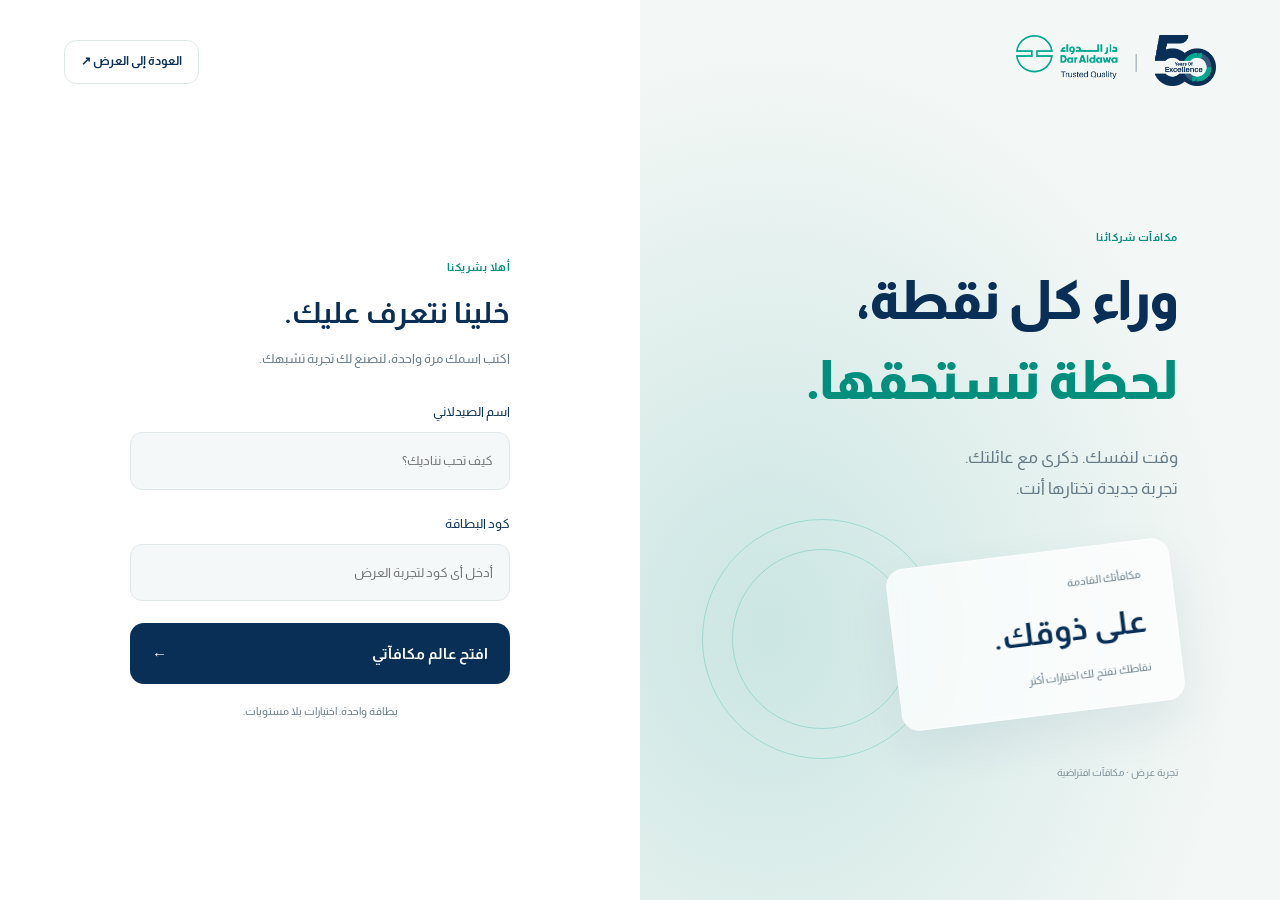
<file: index.html>
<!doctype html><html lang="ar" dir="rtl"><head><meta charset="utf-8"><meta name="viewport" content="width=device-width,initial-scale=1"><meta name="theme-color" content="#092f57"><title>عالم مكافآتك | دار الدواء</title><link rel="icon" href="assets/favicon.svg"><link rel="stylesheet" href="assets/experience.css"></head><body>
<section id="loginScreen" class="login-screen"><a class="brand" href="proposal.html"><img src="assets/logo.png" alt="دار الدواء"></a><a class="presentation-link" href="proposal.html">العودة إلى العرض ↗</a><div class="login-story"><span class="eyebrow">مكافآت شركائنا</span><h1>وراء كل نقطة،<br><em>لحظة تستحقها.</em></h1><p>وقت لنفسك. ذكرى مع عائلتك.<br>تجربة جديدة تختارها أنت.</p><div class="login-orbits"><div class="mini-ticket"><span>مكافأتك القادمة</span><b>على ذوقك.</b><small>نقاطك تفتح لك اختيارات أكثر</small></div><i></i><i></i></div><span class="demo-label">تجربة عرض · مكافآت افتراضية</span></div><div class="login-form-wrap"><form id="loginForm"><span class="eyebrow">أهلا بشريكنا</span><h2 id="loginTitle">خلينا نتعرف عليك.</h2><p id="loginHint">اكتب اسمك مرة واحدة، لنصنع لك تجربة تشبهك.</p><label id="nameLabel">اسم الصيدلاني<input id="personName" placeholder="كيف تحب نناديك؟" autocomplete="given-name" maxlength="45" required></label><button id="changeName" type="button" class="quiet" hidden>تغيير الاسم</button><label>كود البطاقة<input id="cardCode" placeholder="أدخل أي كود لتجربة العرض" autocomplete="off" maxlength="40" required></label><button class="primary" type="submit">افتح عالم مكافآتي <span>←</span></button><p class="login-caption">بطاقة واحدة. اختيارات بلا مستويات.</p></form></div></section>
<div id="loader" class="loader" hidden aria-live="polite"><div class="loader-symbol"><i></i><i></i><i></i><b>✦</b></div><span class="eyebrow">شيء جميل بانتظارك</span><h2 id="loaderTitle"></h2><p id="loaderText">نجهز لك عالما من الاختيارات.</p><div class="loader-track"><i></i></div><span class="loader-step" id="loaderStep">نقاطك · اختياراتك · مكافأتك</span></div>
<div id="experience" hidden><header class="app-header"><a class="brand" href="index.html"><img src="assets/logo.png" alt="دار الدواء"></a><nav><a href="proposal.html" class="presentation-link">العرض التقديمي ↗</a><button id="profileButton" class="avatar" aria-label="الحساب"></button></nav></header><main>
<section class="welcome-section"><div><span class="eyebrow">هذه المساحة لك</span><h1 id="welcome"></h1><p id="welcomeCopy"></p></div><div class="member-pill"><span>صيدلية صندوق الدواء</span><small id="memberCode"></small></div></section>
<section class="dashboard"><article class="points-card"><div><span>رصيدك يفتح لك أكثر</span><button id="ledgerButton" class="light-link">حركة النقاط ↗</button></div><strong id="points"></strong><p>نقطة جاهزة لتجربة جديدة</p><div class="points-bottom"><span id="held"></span><b>كل نقطتين = دينار مكافآت</b></div><div class="balance-orbit"></div></article><article class="goal-card"><span class="eyebrow">اللحظة التي تنتظرها</span><h2 id="goalName"></h2><p id="goalText"></p><progress id="goalProgress" max="100"></progress><div><span id="goalNumbers"></span><button id="goalButton" class="quiet">شاهد هدفي ←</button></div></article><article class="moment-card"><span>خطوة صغيرة اليوم.</span><h2>تجربة أجمل<br>في الطريق.</h2><p id="momentCopy"></p><button id="exploreButton" class="quiet">اختر لحظتك القادمة ←</button></article></section>
<section class="featured-section"><div class="section-heading"><div><span class="eyebrow">ابدأ بشيء تحبه</span><h2 id="featuredTitle"></h2></div><span class="subtle">اختيارات من عالمك</span></div><div id="featured" class="featured-grid"></div></section>
<section id="catalog" class="catalog"><div class="section-heading"><div><span class="eyebrow">90 فرصة للحظة أجمل</span><h2>كيف تحب تكافئ نفسك؟</h2><p>اختر من الرياضة والسفر والمطاعم وأكثر.</p></div><div class="catalog-actions"><button id="favoritesButton" class="pill">♡ مفضلتي <span id="favoriteCount">0</span></button><button id="requestsButton" class="pill">طلبات مكافآتي</button></div></div><div class="catalog-toolbar"><label class="search"><span>⌕</span><input id="search" placeholder="ابحث عن تجربة، شركة أو وجهة" aria-label="البحث عن المكافآت"></label><select id="sort" aria-label="ترتيب المكافآت"><option value="suggested">اختيارات مقترحة</option><option value="low">الأقل نقاطا أولا</option><option value="high">الأعلى نقاطا أولا</option></select><label class="available-toggle"><input id="available" type="checkbox">المتاح برصيدي</label></div><div id="categories" class="categories" aria-label="فئات المكافآت"></div><div class="results-line"><span id="resultCount"></span><button id="clearFilters" class="quiet">مسح الفلاتر</button></div><div id="rewardGrid" class="reward-grid"></div><button id="loadMore" class="load-more">اكتشف المزيد ↓</button></section>
<section class="earning-section"><span class="eyebrow">كل خطوة تقربك</span><h2 id="earningTitle"></h2><div class="earning-grid"><article><b>01</b><h3>عدد طلبياتك</h3><p>كل طلبية تتجاوز 100 دينار تدخل ضمن مسار عدد الطلبيات.</p></article><article><b>02</b><h3>قيمة مشترياتك</h3><p>نقاط تتراكم مع قيمة طلبياتك المؤهلة.</p></article><article><b>03</b><h3>أصناف الشهر</h3><p>أصناف وكميات محددة كل شهر. حقق الهدف واجمع نقاطها.</p></article></div></section>
</main><footer><span>دار الدواء · مكافآت شركائنا</span><span class="demo-label">تجربة عرض · مكافآت افتراضية</span><a href="proposal.html">انتقل إلى العرض التقديمي ↗</a></footer><nav class="mobile-nav"><button id="homeNav">◈<span>مساحتي</span></button><button id="catalogNav">✦<span>المكافآت</span></button><button id="favoritesNav">♡<span>مفضلتي</span></button><a href="proposal.html">↗<span>العرض</span></a></nav></div>
<dialog id="rewardDialog"><button class="close" aria-label="إغلاق">×</button><div id="rewardDetail"></div></dialog><dialog id="requestsDialog"><button class="close" aria-label="إغلاق">×</button><span class="eyebrow">لحظات اخترتها</span><h2>طلبات مكافآتي</h2><div id="requestsList"></div></dialog><dialog id="ledgerDialog"><button class="close" aria-label="إغلاق">×</button><h2>حركة نقاطك</h2><div id="ledgerList"></div></dialog><dialog id="profileDialog"><button class="close" aria-label="إغلاق">×</button><h2 id="profileTitle"></h2><p>صيدلية صندوق الدواء</p><button id="logout" class="primary">العودة للدخول</button></dialog><div id="toast" role="status" aria-live="polite"></div><script src="assets/data.js"></script><script src="assets/experience-catalog.js"></script><script src="assets/experience.js"></script></body></html>
</file>
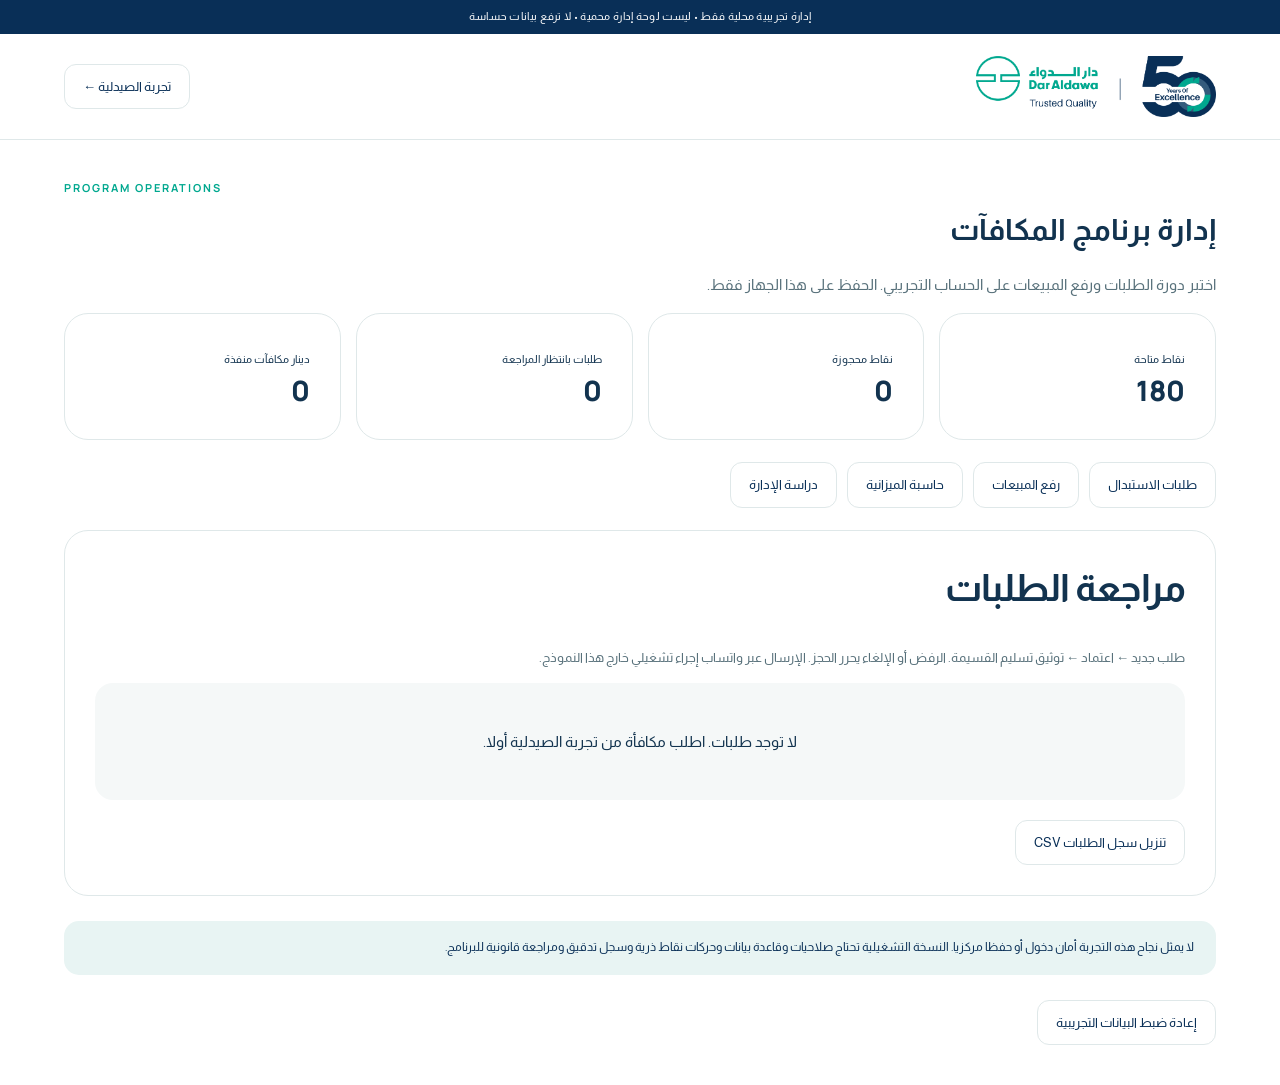
<file: admin.html>
<!doctype html><html lang="ar" dir="rtl"><head><meta charset="utf-8"><meta name="viewport" content="width=device-width,initial-scale=1"><title>إدارة البرنامج التجريبية | Dar Aldawa Rewards</title><link rel="icon" href="assets/favicon.svg"><link rel="stylesheet" href="assets/style.css"></head><body><div class="demo-strip">إدارة تجريبية محلية فقط • ليست لوحة إدارة محمية • لا ترفع بيانات حساسة</div><header><a class="logo" href="index.html"><img src="assets/logo.png" alt="دار الدواء"></a><a href="index.html" class="outline small">تجربة الصيدلية ←</a></header><main class="admin-layout"><span class="eyebrow">PROGRAM OPERATIONS</span><h1>إدارة برنامج المكافآت</h1><p>اختبر دورة الطلبات ورفع المبيعات على الحساب التجريبي. الحفظ على هذا الجهاز فقط.</p><div class="admin-grid" id="adminStats"></div><div class="admin-nav"><button class="outline small active" data-tab="ordersPanel">طلبات الاستبدال</button><button class="outline small" data-tab="importPanel">رفع المبيعات</button><button class="outline small" data-tab="modelPanel">حاسبة الميزانية</button><a class="outline small" href="proposal.html">دراسة الإدارة</a></div><section class="panel" id="ordersPanel"><h2>مراجعة الطلبات</h2><p>طلب جديد ← اعتماد ← توثيق تسليم القسيمة. الرفض أو الإلغاء يحرر الحجز. الإرسال عبر واتساب إجراء تشغيلي خارج هذا النموذج.</p><div id="adminOrders"></div><button class="outline small" id="exportRequests" style="margin-top:20px">تنزيل سجل الطلبات CSV</button></section><section class="panel" id="importPanel" hidden><h2>رفع ملف مبيعات تجريبي</h2><p>CSV بأسطر معاملات فريدة. التكرار لا يولد نقاطا إضافية. لكل رفع معاينة قبل الاعتماد؛ الرقم السالب يمثل مرتجعا. الحساب الوحيد في النموذج هو DAD-DEMO.</p><a class="text-link" href="docs/sales-demo.csv" download>تنزيل ملف تجربة جاهز ←</a><p class="hint" dir="ltr">Transaction ID,Member ID,Date,Net Sales,Strategic</p><input id="salesFile" type="file" accept=".csv,text/csv" aria-label="ملف المبيعات التجريبي"><div id="importPreview"></div><button class="primary" id="commitImport" disabled style="margin-top:20px">اعتماد الرفع التجريبي</button><div id="importHistory" style="margin-top:25px"></div></section><section class="panel" id="modelPanel" hidden><h2>حاسبة الميزانية</h2><p>حاسبة توضيحية بمدخل مبيعات افتراضي. الحساب هنا قبل سقف كل عضوية ؛ دراسة المبيعات الفعلية تقدم في ملف الإدارة الخاص.</p><div class="model-grid"><form id="modelForm"><label>ميزانية المكافآت السنوية — دينار<input name="budget" type="number" value="50000" min="1" step="1" required></label><label>الاحتياطي — دينار<input name="reserve" type="number" value="10000" min="0" step="1" required></label><label>مخصص الحملات — دينار<input name="campaignBudget" type="number" value="5000" min="0" step="1" required></label><label>المبيعات المؤهلة الموجبة المتوقعة — دينار<input name="sales" type="number" value="1000000" min="0" step="0.001" required></label><label>المبيعات اللازمة للنقطة الواحدة — دينار<input name="salesPerPoint" type="number" value="125" min="1" step="1" required></label><label>تكلفة النقطة — دينار<input name="pointValue" type="number" value="0.5" min="0.001" step="0.001" required></label><label>هامش المساهمة المفترض<input name="margin" type="number" value="25" min="0.1" max="100" step="0.1" required></label><label>تكاليف التشغيل المفترضة خارج المكافآت<input name="operations" type="number" value="10000" min="0" step="1" required></label></form><div id="modelResult" class="model-result"></div></div></section><div class="notice" style="margin:25px 0">لا يمثل نجاح هذه التجربة أمان دخول أو حفظا مركزيا. النسخة التشغيلية تحتاج صلاحيات وقاعدة بيانات وحركات نقاط ذرية وسجل تدقيق ومراجعة قانونية للبرنامج.</div><button class="outline small" id="resetDemo">إعادة ضبط البيانات التجريبية</button></main><dialog id="confirmDialog"><button class="close" aria-label="إغلاق">×</button><h2 id="confirmTitle"></h2><form id="confirmForm"><label id="voucherLabel">مرجع تسليم القسيمة التجريبي<input id="voucherRef" maxlength="80"></label><p id="confirmText"></p><button class="primary" type="submit">تأكيد</button></form></dialog><div id="toast" role="status" aria-live="polite"></div><script src="assets/data.js"></script><script src="assets/admin.js"></script></body></html>
</file>
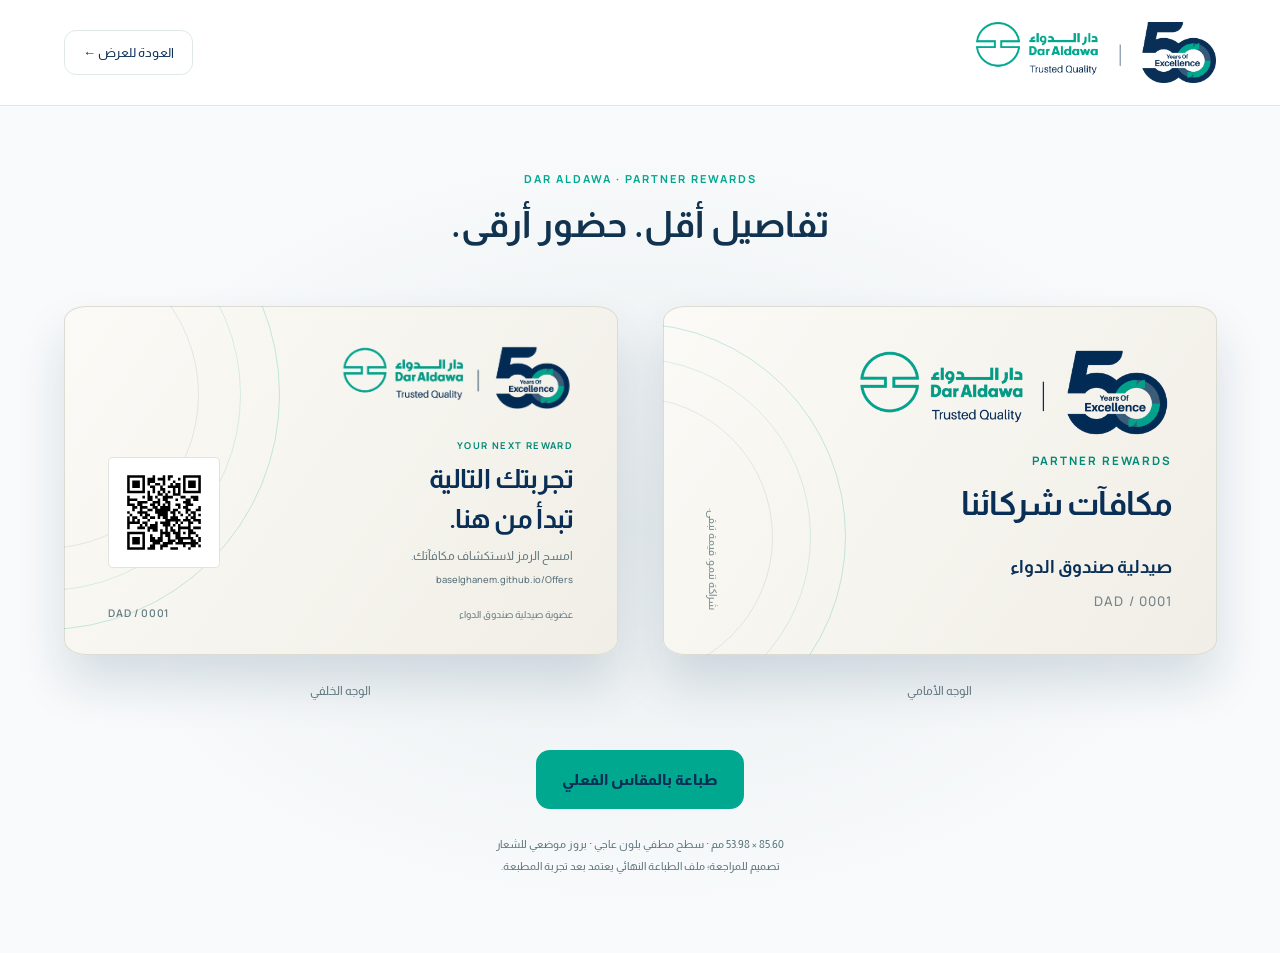
<file: card.html>
<!doctype html><html lang="ar" dir="rtl"><head><meta charset="utf-8"><meta name="viewport" content="width=device-width,initial-scale=1"><title>بطاقة شركاء دار الدواء</title><link rel="icon" href="assets/favicon.svg"><link rel="stylesheet" href="assets/style.css"><link rel="stylesheet" href="assets/premium-card.css"></head><body><header><a class="logo" href="index.html"><img src="assets/logo.png" alt="دار الدواء"></a><a class="outline small" href="proposal.html">العودة للعرض ←</a></header><main class="card-showcase"><span class="eyebrow">DAR ALDAWA · PARTNER REWARDS</span><h1>تفاصيل أقل. حضور أرقى.</h1><div class="premium-pair"><div><div class="premium-card front-face"><div class="premium-rings"></div><img class="premium-logo" src="assets/logo-transparent.png" alt="دار الدواء"><div class="premium-title"><span>PARTNER REWARDS</span><h3>مكافآت شركائنا</h3></div><div class="premium-member"><b>صيدلية صندوق الدواء</b><span dir="ltr">DAD / 0001</span></div><div class="premium-signature">شراكة تنمو. قيمة تبقى.</div></div><p class="face-label">الوجه الأمامي</p></div><div><div class="premium-card back-face"><div class="premium-rings"></div><img class="premium-logo" src="assets/logo-transparent.png" alt="دار الدواء"><div class="premium-access"><div><span class="premium-overline">YOUR NEXT REWARD</span><h3>تجربتك التالية<br>تبدأ من هنا.</h3><p>امسح الرمز لاستكشاف مكافآتك.</p><span class="premium-url" dir="ltr">baselghanem.github.io/Offers</span></div><img class="premium-qr" src="assets/qr.svg" alt="رمز بوابة المكافآت"></div><div class="premium-back-foot"><span>عضوية صيدلية صندوق الدواء</span><b dir="ltr">DAD / 0001</b></div></div><p class="face-label">الوجه الخلفي</p></div></div><button class="primary print-hide" onclick="window.print()">طباعة بالمقاس الفعلي</button><p class="production-note">85.60 × 53.98 مم · سطح مطفي بلون عاجي · بروز موضعي للشعار<br>تصميم للمراجعة؛ ملف الطباعة النهائي يعتمد بعد تجربة المطبعة.</p></main></body></html>
</file>
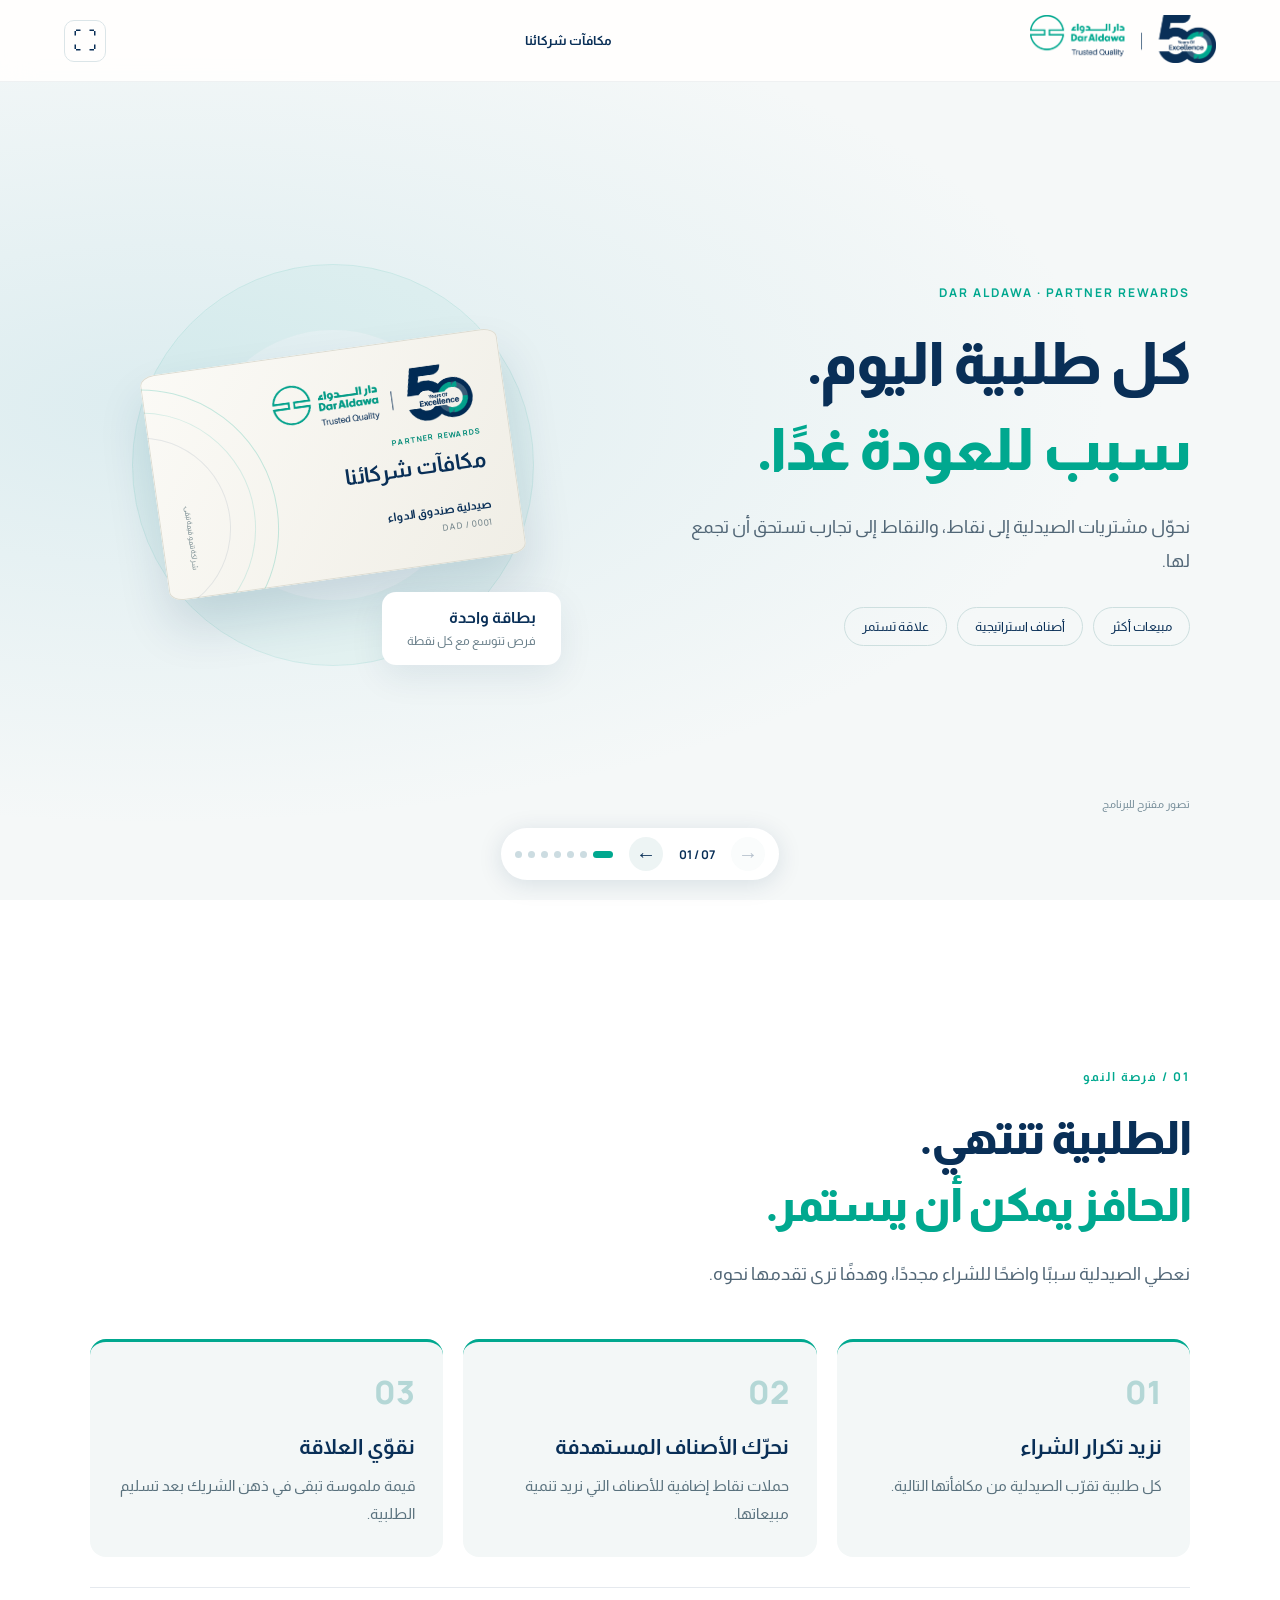
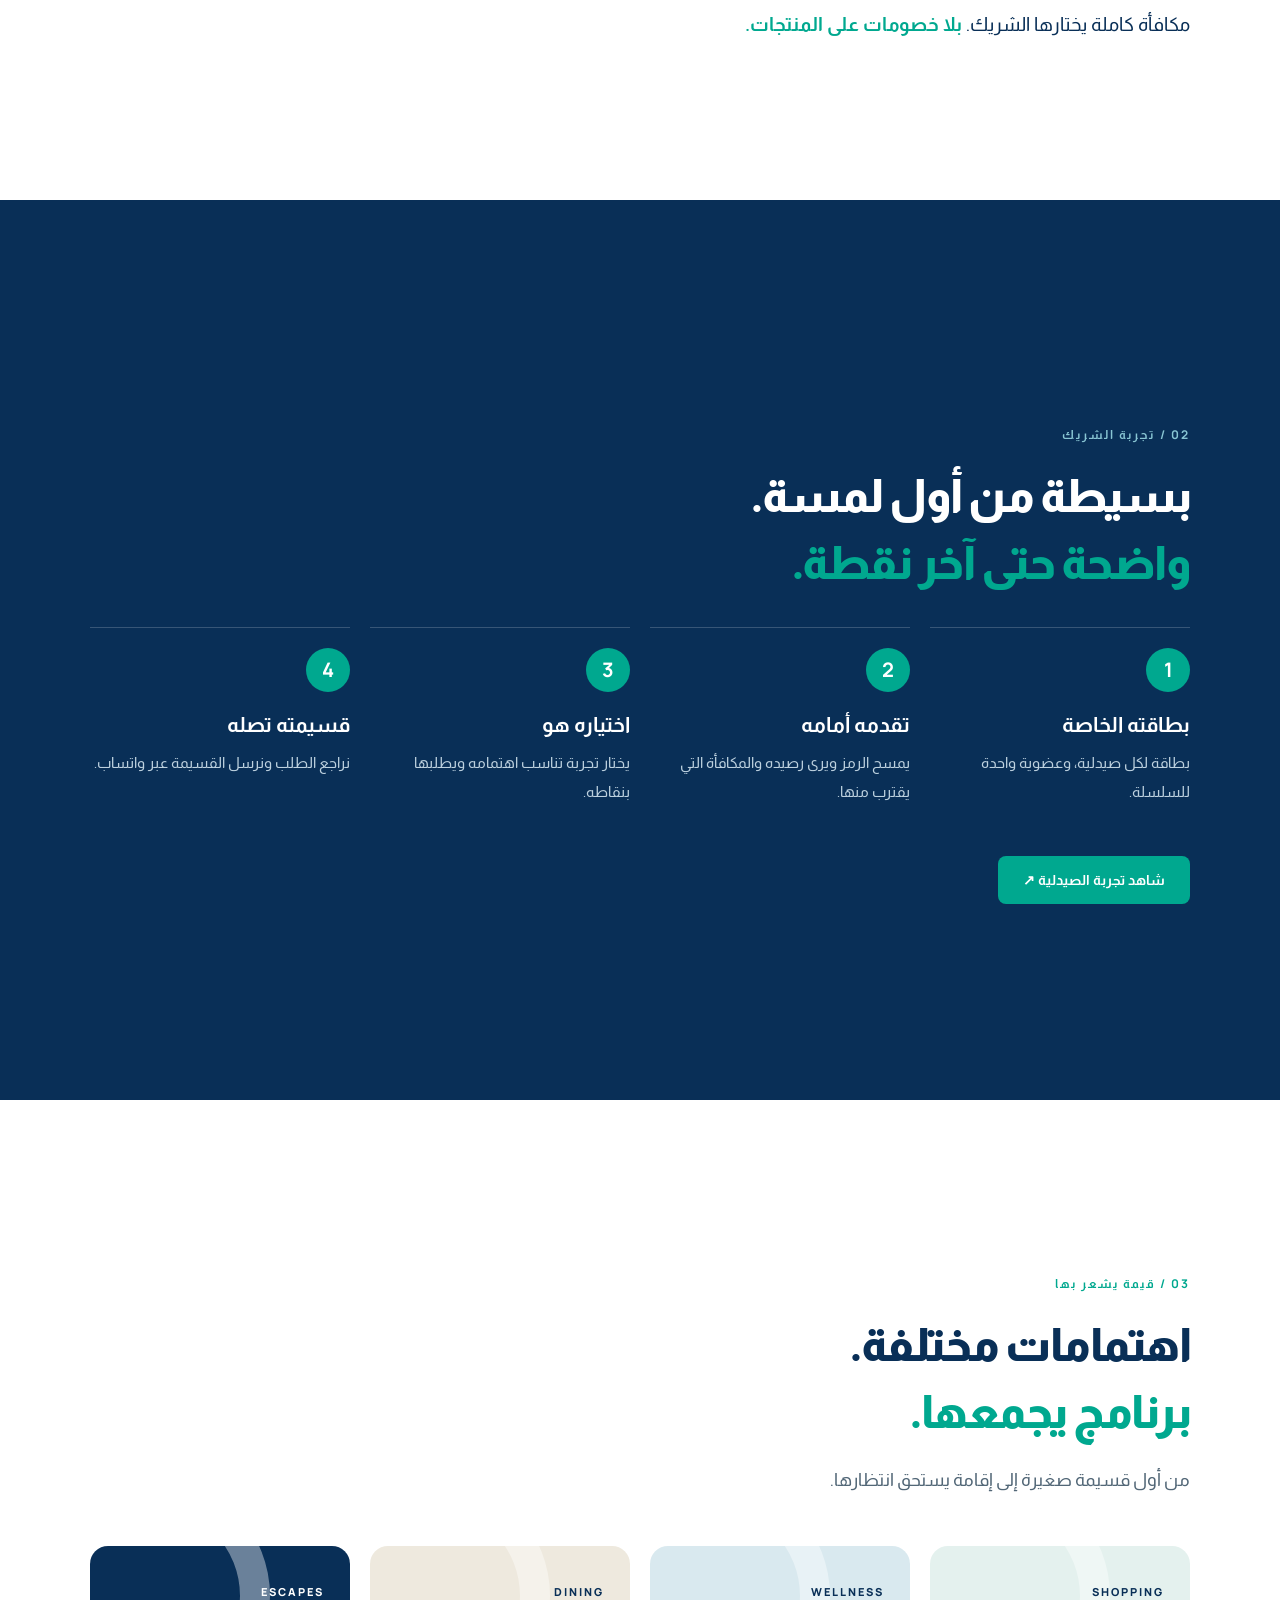
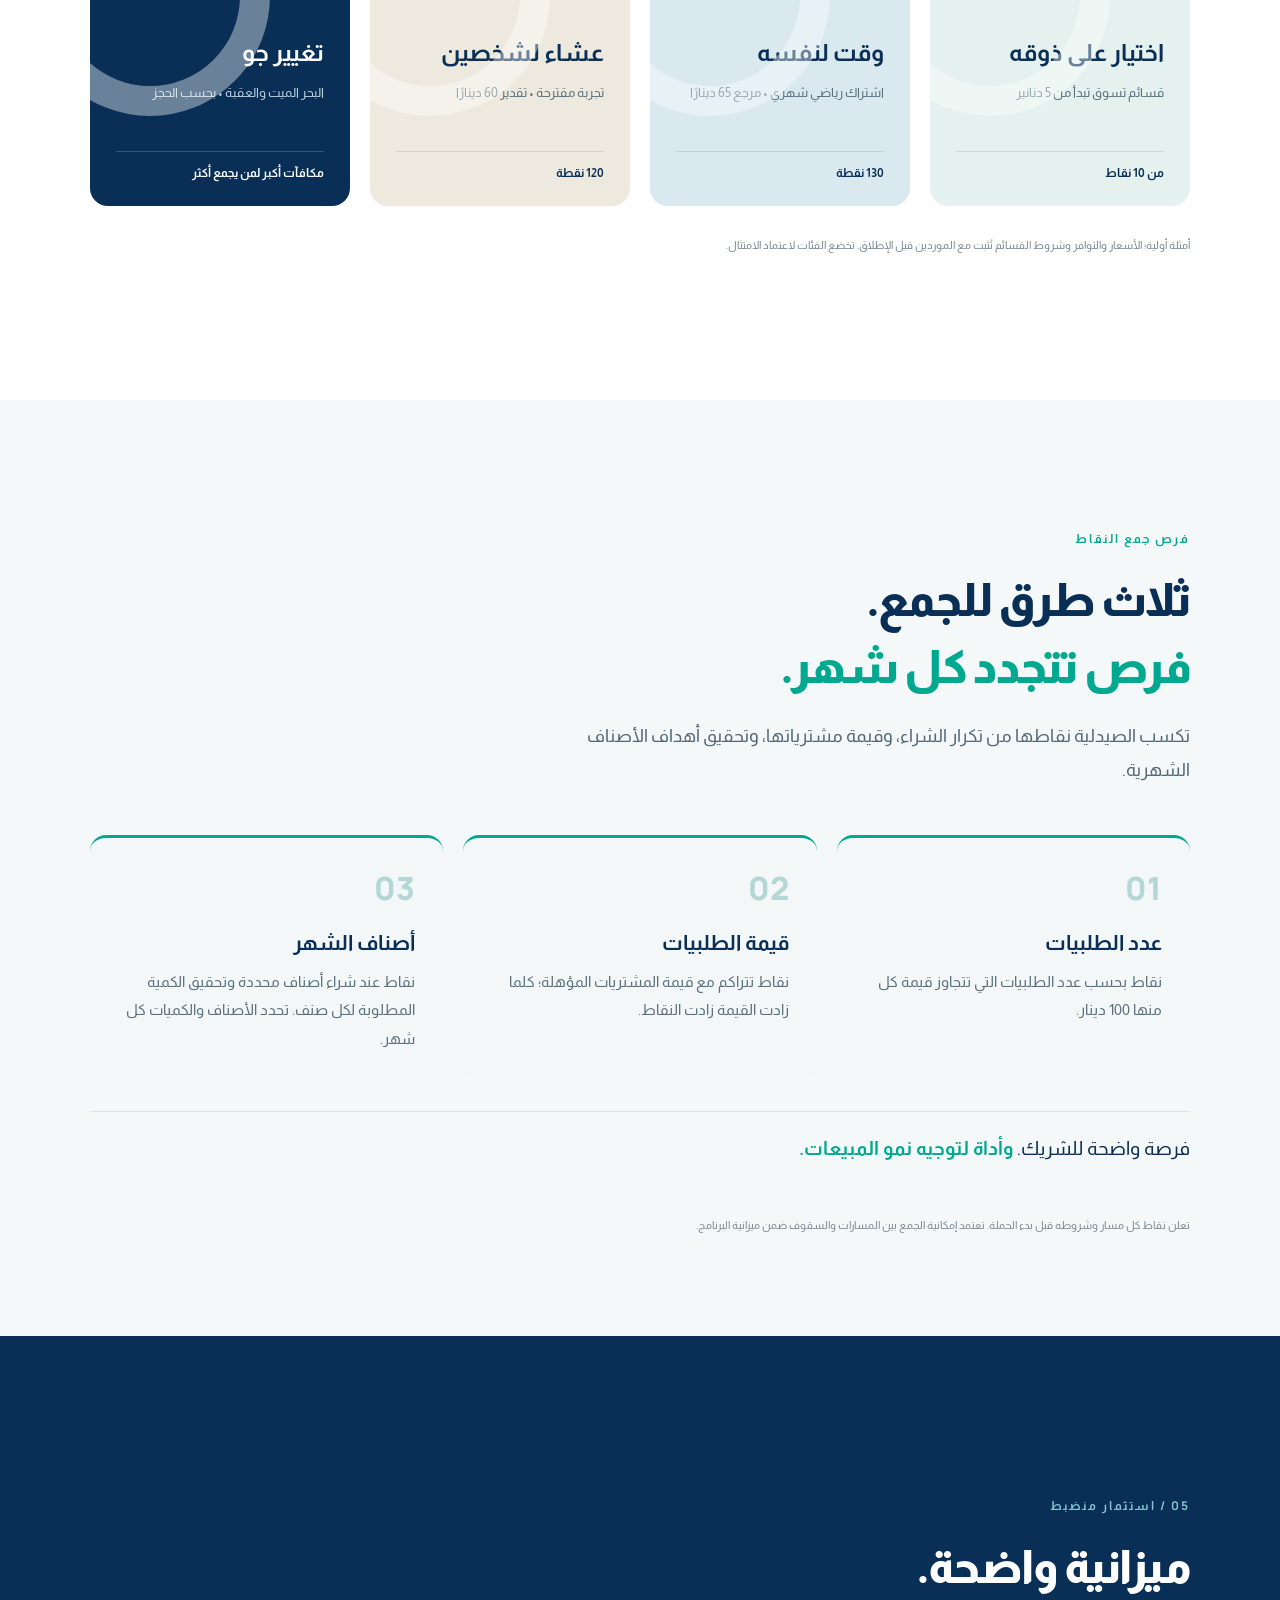
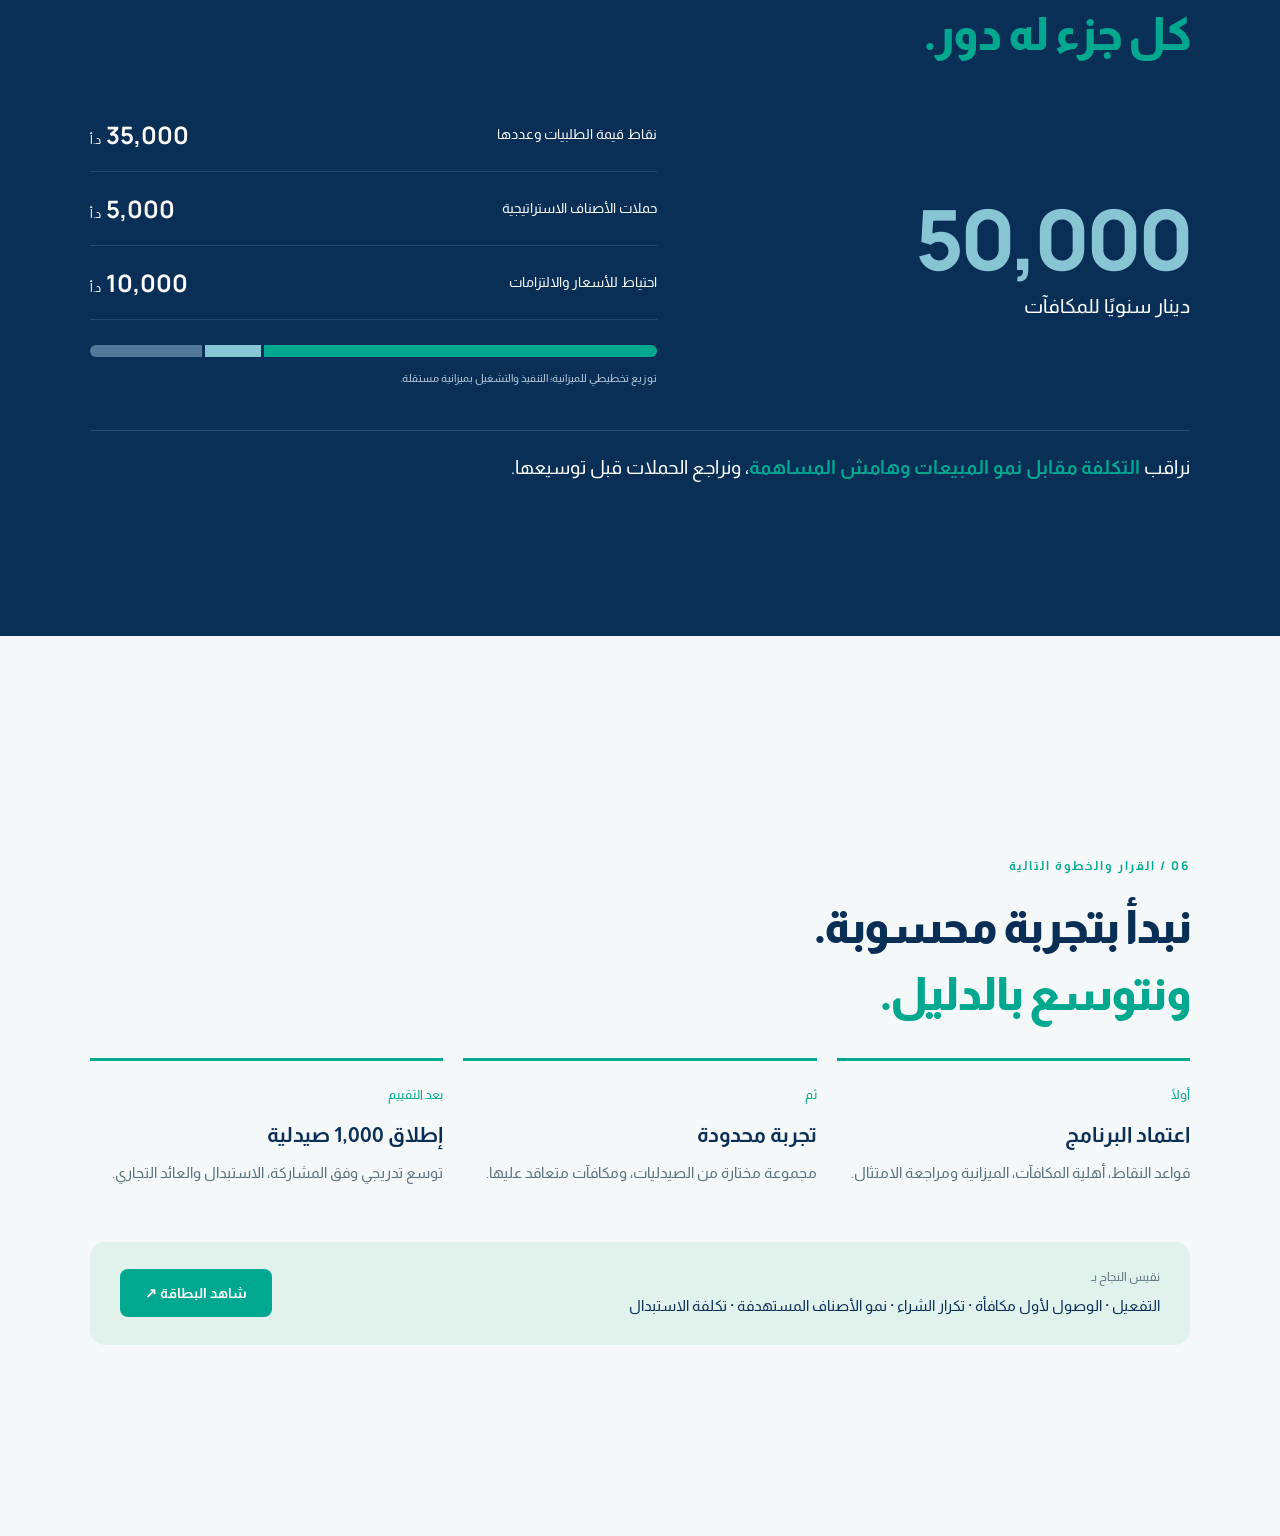
<file: proposal.html>
<!doctype html>
<html lang="ar" dir="rtl"><head><meta charset="utf-8"><meta name="viewport" content="width=device-width,initial-scale=1"><title>مكافآت شركاء دار الدواء</title><link rel="icon" href="assets/favicon.svg"><link rel="stylesheet" href="assets/presentation.css"><link rel="stylesheet" href="assets/premium-card.css"></head><body>
<header><a href="index.html"><img src="assets/logo.png" alt="دار الدواء"></a><span>مكافآت شركائنا</span><button id="fullscreen" aria-label="عرض بملء الشاشة">⛶</button></header>
<main>
<section class="slide cover" id="s1"><div class="copy"><p class="kicker">DAR ALDAWA · PARTNER REWARDS</p><h1>كل طلبية اليوم.<br><em>سبب للعودة غدًا.</em></h1><p class="lead">نحوّل مشتريات الصيدلية إلى نقاط، والنقاط إلى تجارب تستحق أن تجمع لها.</p><div class="tags"><span>مبيعات أكثر</span><span>أصناف استراتيجية</span><span>علاقة تستمر</span></div></div><div class="card-scene"><div class="orbit"></div><div class="premium-card front-face"><div class="premium-rings"></div><img class="premium-logo" src="assets/logo-transparent.png" alt="دار الدواء"><div class="premium-title"><span>PARTNER REWARDS</span><h3>مكافآت شركائنا</h3></div><div class="premium-member"><b>صيدلية صندوق الدواء</b><span dir="ltr">DAD / 0001</span></div><div class="premium-signature">شراكة تنمو. قيمة تبقى.</div></div><div class="floating"><b>بطاقة واحدة</b><span>فرص تتوسع مع كل نقطة</span></div></div><div class="slide-note">تصور مقترح للبرنامج</div></section>
<section class="slide" id="s2"><div class="heading"><p class="kicker">01 / فرصة النمو</p><h2>الطلبية تنتهي.<br><em>الحافز يمكن أن يستمر.</em></h2><p>نعطي الصيدلية سببًا واضحًا للشراء مجددًا، وهدفًا ترى تقدمها نحوه.</p></div><div class="three"><article><span class="number">01</span><h3>نزيد تكرار الشراء</h3><p>كل طلبية تقرّب الصيدلية من مكافأتها التالية.</p></article><article><span class="number">02</span><h3>نحرّك الأصناف المستهدفة</h3><p>حملات نقاط إضافية للأصناف التي نريد تنمية مبيعاتها.</p></article><article><span class="number">03</span><h3>نقوّي العلاقة</h3><p>قيمة ملموسة تبقى في ذهن الشريك بعد تسليم الطلبية.</p></article></div><div class="statement">مكافأة كاملة يختارها الشريك. <strong>بلا خصومات على المنتجات.</strong></div></section>
<section class="slide dark" id="s3"><div class="heading"><p class="kicker">02 / تجربة الشريك</p><h2>بسيطة من أول لمسة.<br><em>واضحة حتى آخر نقطة.</em></h2></div><div class="journey"><article><b>1</b><h3>بطاقته الخاصة</h3><p>بطاقة لكل صيدلية، وعضوية واحدة للسلسلة.</p></article><article><b>2</b><h3>تقدمه أمامه</h3><p>يمسح الرمز ويرى رصيده والمكافأة التي يقترب منها.</p></article><article><b>3</b><h3>اختياره هو</h3><p>يختار تجربة تناسب اهتمامه ويطلبها بنقاطه.</p></article><article><b>4</b><h3>قسيمته تصله</h3><p>نراجع الطلب ونرسل القسيمة عبر واتساب.</p></article></div><a class="cta" href="index.html">شاهد تجربة الصيدلية ↗</a></section>
<section class="slide" id="s4"><div class="heading"><p class="kicker">03 / قيمة يشعر بها</p><h2>اهتمامات مختلفة.<br><em>برنامج يجمعها.</em></h2><p>من أول قسيمة صغيرة إلى إقامة يستحق انتظارها.</p></div><div class="rewards"><article class="reward shopping"><span>SHOPPING</span><h3>اختيار على ذوقه</h3><p>قسائم تسوق تبدأ من 5 دنانير</p><b>من 10 نقاط</b></article><article class="reward sport"><span>WELLNESS</span><h3>وقت لنفسه</h3><p>اشتراك رياضي شهري • مرجع 65 دينارًا</p><b>130 نقطة</b></article><article class="reward dinner"><span>DINING</span><h3>عشاء لشخصين</h3><p>تجربة مقترحة • تقدير 60 دينارًا</p><b>120 نقطة</b></article><article class="reward travel"><span>ESCAPES</span><h3>تغيير جو</h3><p>البحر الميت والعقبة • بحسب الحجز</p><b>مكافآت أكبر لمن يجمع أكثر</b></article></div><p class="footnote">أمثلة أولية؛ الأسعار والتوافر وشروط القسائم تُثبت مع الموردين قبل الإطلاق. تخضع الفئات لاعتماد الامتثال.</p></section>
<section class="slide" id="earning"><div class="heading"><p class="kicker">فرص جمع النقاط</p><h2>ثلاث طرق للجمع.<br><em>فرص تتجدد كل شهر.</em></h2><p>تكسب الصيدلية نقاطها من تكرار الشراء، وقيمة مشترياتها، وتحقيق أهداف الأصناف الشهرية.</p></div><div class="three"><article><span class="number">01</span><h3>عدد الطلبيات</h3><p>نقاط بحسب عدد الطلبيات التي تتجاوز قيمة كل منها 100 دينار.</p></article><article><span class="number">02</span><h3>قيمة الطلبيات</h3><p>نقاط تتراكم مع قيمة المشتريات المؤهلة؛ كلما زادت القيمة زادت النقاط.</p></article><article><span class="number">03</span><h3>أصناف الشهر</h3><p>نقاط عند شراء أصناف محددة وتحقيق الكمية المطلوبة لكل صنف. تحدد الأصناف والكميات كل شهر.</p></article></div><div class="statement">فرصة واضحة للشريك. <strong>وأداة لتوجيه نمو المبيعات.</strong></div><p class="footnote">تعلن نقاط كل مسار وشروطه قبل بدء الحملة. تعتمد إمكانية الجمع بين المسارات والسقوف ضمن ميزانية البرنامج.</p></section>
<section class="slide dark" id="s6"><div class="heading"><p class="kicker">05 / استثمار منضبط</p><h2>ميزانية واضحة.<br><em>كل جزء له دور.</em></h2></div><div class="budget-layout"><div class="budget-total"><strong>50,000</strong><span>دينار سنويًا للمكافآت</span></div><div class="budget-parts"><div><span>نقاط قيمة الطلبيات وعددها</span><b>35,000 <small>د.أ</small></b></div><div><span>حملات الأصناف الاستراتيجية</span><b>5,000 <small>د.أ</small></b></div><div><span>احتياط للأسعار والالتزامات</span><b>10,000 <small>د.أ</small></b></div><div class="budget-bar"><i></i><i></i><i></i></div><p>توزيع تخطيطي للميزانية؛ التنفيذ والتشغيل بميزانية مستقلة.</p></div></div><div class="statement">نراقب <strong>التكلفة مقابل نمو المبيعات وهامش المساهمة</strong>، ونراجع الحملات قبل توسيعها.</div></section>
<section class="slide final-slide" id="s7"><div class="heading"><p class="kicker">06 / القرار والخطوة التالية</p><h2>نبدأ بتجربة محسوبة.<br><em>ونتوسع بالدليل.</em></h2></div><div class="launch"><article><span>أولًا</span><h3>اعتماد البرنامج</h3><p>قواعد النقاط، أهلية المكافآت، الميزانية ومراجعة الامتثال.</p></article><article><span>ثم</span><h3>تجربة محدودة</h3><p>مجموعة مختارة من الصيدليات، ومكافآت متعاقد عليها.</p></article><article><span>بعد التقييم</span><h3>إطلاق 1,000 صيدلية</h3><p>توسع تدريجي وفق المشاركة، الاستبدال والعائد التجاري.</p></article></div><div class="decision"><div><span>نقيس النجاح بـ</span><p>التفعيل · الوصول لأول مكافأة · تكرار الشراء · نمو الأصناف المستهدفة · تكلفة الاستبدال</p></div><a class="cta" href="card.html">شاهد البطاقة ↗</a></div></section>
</main><nav class="deck-controls" aria-label="التحكم بالعرض"><button id="prev" aria-label="الشريحة السابقة">→</button><span id="counter">01 / 07</span><button id="next" aria-label="الشريحة التالية">←</button><div id="dots"></div></nav><script src="assets/presentation.js"></script></body></html>
</file>
<file: assets/experience.css>
@import url('https://fonts.googleapis.com/css2?family=Almarai:wght@400;700;800&family=Manrope:wght@500;700;800&display=swap');
:root{--ink:#092f57;--teal:#00a88f;--sky:#88c5d3;--muted:#667b87;--line:#dfe8e9;--paper:#f5f8f8}*{box-sizing:border-box}html{scroll-behavior:smooth;scroll-padding-top:110px}body{margin:0;font:15px/1.8 Almarai,Arial,sans-serif;color:var(--ink);background:#fafcfc}body.locked{overflow:hidden}a{color:inherit;text-decoration:none}button,input,select{font:inherit}button,a{touch-action:manipulation}button{cursor:pointer}button{border:0}button:disabled{opacity:.5;cursor:default}[hidden]{display:none!important}button:focus-visible,a:focus-visible,input:focus-visible,select:focus-visible{outline:3px solid var(--sky);outline-offset:4px}h1,h2,h3,p{margin:0}h1,h2,h3{line-height:1.5}p{color:var(--muted)}.eyebrow{font-size:11px;font-weight:700;letter-spacing:.5px;color:#008f7c;display:block;margin-bottom:12px}.brand img{width:200px;display:block}.presentation-link{font-size:12px;font-weight:700;border:1px solid var(--line);padding:10px 16px;border-radius:12px;background:#ffffff80;white-space:nowrap}.primary{display:flex;align-items:center;justify-content:space-between;background:var(--ink);color:white;border-radius:14px;padding:17px 22px;font-weight:700;width:100%}.primary:hover{background:#174774}.quiet{color:#008f7c;background:none;font-size:12px;font-weight:700;padding:0}.subtle{font-size:12px;color:var(--muted)}.demo-label{font-size:10px;color:#7b8e96}.login-screen{min-height:100svh;display:grid;grid-template-columns:1fr 1fr;position:relative;background:#fff}.login-screen>.brand{position:absolute;right:5vw;top:35px;z-index:2}.login-screen>.presentation-link{position:absolute;left:5vw;top:40px;z-index:2}.login-story{padding:170px 8vw 60px;display:flex;flex-direction:column;justify-content:center;background:radial-gradient(ellipse at 20% 70%,#cbe6e3,#f3f7f5 65%);overflow:hidden}.login-story h1{font-size:clamp(35px,4.2vw,62px);font-weight:800;letter-spacing:-1.5px}.login-story em{color:#008f7c;font-style:normal}.login-story>p{margin-top:22px;font-size:17px}.login-orbits{position:relative;margin-top:35px;min-height:190px;display:flex;align-items:center}.mini-ticket{transform:rotate(-7deg);border:1px solid #ffffffa0;background:#ffffffc0;backdrop-filter:blur(10px);padding:24px 30px;border-radius:18px;width:285px;box-shadow:0 20px 50px #092f5712;z-index:1}.mini-ticket>span,.mini-ticket>small{font-size:11px;display:block;color:var(--muted)}.mini-ticket>b{font-size:32px;display:block;margin:8px 0}.login-orbits i{width:180px;height:180px;border:1px solid #00a88f40;border-radius:50%;position:absolute;left:-10px;top:10px}.login-orbits i:last-child{width:240px;height:240px;left:-40px;top:-20px}.login-story>.demo-label{margin-top:35px}.login-form-wrap{display:grid;place-items:center;padding:150px 6vw 70px}.login-form-wrap form{max-width:380px;width:100%}.login-form-wrap h2{font-size:30px;margin-bottom:12px}.login-form-wrap p{font-size:13px;margin-bottom:30px}.login-form-wrap label{display:block;font-size:13px;margin:22px 0}.login-form-wrap input{display:block;width:100%;border:1px solid var(--line);padding:16px;margin-top:9px;border-radius:12px;background:var(--paper);outline-offset:1px}.login-form-wrap input:focus{background:white;border-color:var(--teal)}.login-form-wrap .login-caption{font-size:11px;text-align:center;margin:18px 0 0}.loader{position:fixed;inset:0;z-index:100;background:radial-gradient(ellipse at 50% 40%,#173f64,#092f57 65%);display:flex;flex-direction:column;justify-content:center;align-items:center;text-align:center;color:white;padding:30px}.loader-symbol{position:relative;width:140px;height:140px;display:grid;place-items:center;margin-bottom:40px}.loader-symbol i{position:absolute;inset:0;border:2px solid #ffffff10;border-top-color:var(--teal);border-radius:50%;animation:spin 1.5s linear infinite}.loader-symbol i:nth-child(2){inset:15px;border-top-color:var(--sky);animation-direction:reverse;animation-duration:2s}.loader-symbol i:nth-child(3){inset:30px;border-top-color:#fff;animation-duration:2.5s}.loader-symbol b{font-size:40px;color:var(--sky);animation:breathe 1.2s ease-in-out infinite alternate}.loader .eyebrow{color:var(--sky)}.loader h2{font-size:32px;margin-bottom:15px}.loader p{color:#bed3dd;font-size:14px}.loader-track{width:240px;height:3px;border-radius:5px;background:#ffffff15;overflow:hidden;margin-top:35px}.loader-track i{display:block;height:100%;background:var(--teal);animation:fill 1.8s ease-in-out forwards}.loader-step{font-size:10px;color:#94b2c4;margin-top:15px}@keyframes spin{to{transform:rotate(360deg)}}@keyframes breathe{to{transform:scale(1.18)}}@keyframes fill{from{width:0}to{width:100%}}.app-header{position:sticky;top:0;z-index:20;background:#ffffffee;backdrop-filter:blur(20px);display:flex;align-items:center;justify-content:space-between;padding:18px 5vw;border-bottom:1px solid var(--line)}.app-header nav{display:flex;align-items:center;gap:20px}.avatar{width:40px;height:40px;border-radius:50%;background:#e0f2ed;color:#008f7c;font-weight:800}.welcome-section,.dashboard,.featured-section,.catalog,.earning-section{max-width:1400px;margin:auto;padding-left:5vw;padding-right:5vw}.welcome-section{display:flex;justify-content:space-between;align-items:center;gap:25px;padding-top:45px;padding-bottom:30px}.welcome-section h1{font-size:36px;letter-spacing:-.7px}.welcome-section p{font-size:14px;margin-top:10px}.member-pill{font-size:12px;text-align:left}.member-pill small{display:block;font:11px Manrope;direction:ltr;color:var(--muted);margin-top:6px;max-width:220px;overflow-wrap:anywhere}.dashboard{display:grid;grid-template-columns:1.15fr 1fr .8fr;gap:20px}.points-card,.goal-card,.moment-card{border-radius:22px;padding:28px;min-height:250px}.points-card{background:var(--ink);color:#fff;position:relative;overflow:hidden}.points-card>div:first-child{display:flex;justify-content:space-between;gap:20px;font-size:12px;position:relative;z-index:1}.light-link{background:none;color:var(--sky);font-size:10px;padding:0}.points-card>strong{font:800 62px Manrope;display:block;margin:17px 0 0;position:relative;z-index:1}.points-card>p{color:#bed3dd;font-size:12px;margin:2px 0 25px}.points-bottom{display:flex;justify-content:space-between;gap:10px;font-size:9px;border-top:1px solid #ffffff20;padding-top:17px;position:relative;z-index:1}.points-bottom b{font-weight:400}.balance-orbit{position:absolute;left:-80px;top:60px;width:200px;height:200px;border:25px solid #00a88f1c;border-radius:50%}.goal-card{background:white;border:1px solid var(--line)}.goal-card h2{font-size:22px}.goal-card p{font-size:12px;margin:12px 0 20px}.goal-card>div{display:flex;justify-content:space-between;font-size:10px;gap:10px}progress{width:100%;height:6px;appearance:none;border:0;margin-bottom:14px;background:#edf2f2;border-radius:6px}progress::-webkit-progress-bar{background:#edf2f2;border-radius:6px}progress::-webkit-progress-value{background:var(--teal);border-radius:6px}.moment-card{background:#e1efeb}.moment-card>span{font-size:11px;color:#52736e}.moment-card h2{font-size:28px;margin:8px 0 10px}.moment-card p{font-size:11px;max-width:220px;margin-bottom:17px}.section-heading{display:flex;justify-content:space-between;gap:25px;align-items:center;margin-bottom:24px}.section-heading h2{font-size:29px;letter-spacing:-.7px}.section-heading p{font-size:13px;margin-top:8px}.featured-section{padding-top:45px;padding-bottom:35px}.featured-grid{display:grid;grid-template-columns:1.4fr 1fr 1fr;gap:18px}.feature{position:relative;min-height:240px;border-radius:20px;overflow:hidden;background:#d9eeeb;text-align:right;color:var(--ink);padding:25px;display:flex;flex-direction:column;align-items:start;justify-content:end}.feature .feature-art{position:absolute;inset:0;opacity:.28}.feature .feature-art svg{width:100%;height:100%;object-fit:cover;transform:translateX(-20%)}.feature>span,.feature>h3,.feature>b{position:relative;z-index:1}.feature>span{font-size:10px;margin-bottom:10px}.feature h3{font-size:25px;max-width:80%;margin-bottom:12px}.feature>b{font:700 14px Manrope,Almarai}.feature:first-child{background:#d8e8ee}.feature:nth-child(3){background:#eee9dc}.catalog{padding-top:35px;padding-bottom:50px}.catalog-actions{display:flex;gap:10px}.pill{border:1px solid var(--line);background:white;padding:10px 16px;border-radius:30px;font-size:12px;color:var(--ink)}.pill.active{background:var(--ink);color:white}.pill span{margin-right:7px;font:11px Manrope}.catalog-toolbar{display:flex;gap:16px;align-items:center;background:#fff;border:1px solid var(--line);padding:12px 16px;border-radius:15px}.search{display:flex;align-items:center;gap:12px;flex:1}.search>span{font-size:25px;color:var(--teal)}.search input{width:100%;border:0;background:none;outline:none;font-size:13px}.catalog-toolbar select{border:0;background:#f5f8f8;padding:10px;border-radius:8px;color:var(--ink);font-size:11px;max-width:180px}.available-toggle{display:flex;gap:8px;align-items:center;font-size:11px;white-space:nowrap}.available-toggle input{accent-color:var(--teal)}.categories{display:flex;flex-wrap:wrap;gap:9px;margin:22px 0}.categories button{padding:9px 16px;border-radius:30px;background:transparent;border:1px solid var(--line);font-size:11px;color:var(--muted)}.categories button span{font:10px Manrope;margin-right:6px;opacity:.6}.categories button.active{background:var(--ink);border-color:var(--ink);color:white}.results-line{display:flex;justify-content:space-between;font-size:11px;color:var(--muted);margin:20px 0}.reward-grid{display:grid;grid-template-columns:repeat(3,1fr);gap:22px}.reward-card{border:1px solid var(--line);border-radius:20px;overflow:hidden;background:white;transition:transform .2s,box-shadow .2s}.reward-card:hover{transform:translateY(-4px);box-shadow:0 14px 40px #092f570c}.reward-image{height:180px;position:relative;overflow:hidden;background:#edf4f2}.reward-image svg{width:100%;height:100%;transform:scale(1.03)}.reward-image.v1{filter:hue-rotate(12deg)}.reward-image.v2{filter:hue-rotate(-15deg)}.reward-image.v3 svg{transform:scale(1.12) translateX(10px)}.reward-image.v4 svg{transform:scale(1.12) translateX(-10px)}.reward-image>span{position:absolute;right:14px;top:14px;font-size:9px;padding:5px 10px;background:#ffffffd9;border-radius:25px;backdrop-filter:blur(8px)}.favorite{position:absolute;left:14px;top:14px;width:32px;height:32px;border-radius:50%;background:#ffffffef;color:var(--ink);font-size:20px}.favorite.active{color:#008f7c}.reward-content{padding:23px}.provider{font-size:10px;color:#008f7c;font-weight:700;display:block;margin-bottom:7px}.reward-content h3{font-size:19px;margin-bottom:8px}.reward-content p{font-size:11px;margin-bottom:20px}.reward-cost{display:flex;justify-content:space-between;align-items:center;gap:10px}.reward-cost strong{font:800 25px Manrope}.reward-cost small{font-size:10px}.reward-cost button{background:#e8f3f0;color:#007865;border-radius:9px;padding:9px 14px;font-size:11px;font-weight:700}.reward-distance{font-size:10px;margin-top:13px;color:#768994;display:block}.load-more{display:block;margin:32px auto 0;background:var(--ink);color:white;border-radius:12px;padding:13px 35px;font-size:12px}.empty{padding:55px 25px;text-align:center;background:#f0f5f4;border-radius:20px;grid-column:1/-1;font-size:14px}.earning-section{padding-top:40px;padding-bottom:55px;border-top:1px solid var(--line)}.earning-section h2{font-size:29px;margin-bottom:25px}.earning-grid{display:grid;grid-template-columns:repeat(3,1fr);gap:25px}.earning-grid article{background:#f0f5f4;padding:25px;border-radius:18px}.earning-grid b{font:800 22px Manrope;color:#92b6b3}.earning-grid h3{font-size:18px;margin:8px 0}.earning-grid p{font-size:12px}footer{border-top:1px solid var(--line);display:flex;justify-content:space-between;gap:20px;align-items:center;padding:28px 5vw;font-size:11px;background:white}.mobile-nav{display:none}dialog{border:0;border-radius:24px;padding:35px;width:min(520px,calc(100% - 28px));max-height:90svh;color:var(--ink);box-shadow:0 30px 80px #092f5730}dialog::backdrop{background:#071c35a6;backdrop-filter:blur(5px)}.close{position:absolute;top:13px;left:15px;width:32px;height:32px;border-radius:50%;background:#edf3f3;color:var(--ink);font-size:23px;z-index:2}dialog h2{font-size:26px;margin-bottom:12px}dialog p{font-size:13px}.detail-visual{height:200px;border-radius:16px;overflow:hidden;margin:5px 0 25px}.detail-visual svg{width:100%;height:100%}.detail-value{display:flex;justify-content:space-between;align-items:center;background:#f1f6f4;padding:17px;border-radius:12px;margin:22px 0;font-size:12px}.detail-value b{font:800 26px Manrope}.external-links{display:flex;gap:10px;margin-bottom:25px}.external-links a{flex:1;padding:11px;border:1px solid var(--line);border-radius:10px;text-align:center;font-size:11px}.goal-action{display:block;width:100%;padding:14px;margin-top:10px;background:none;color:#008f7c;font-size:12px}.request-row,.ledger-row{padding:20px 0;border-bottom:1px solid var(--line);display:flex;justify-content:space-between;gap:15px;align-items:center}.request-row b,.ledger-row b{font-size:13px}.request-row p,.ledger-row p{font-size:11px;margin-top:5px}.request-row button{background:none;color:#008f7c;font-size:11px}.request-status{font-size:10px;color:#008f7c}#toast{position:fixed;bottom:25px;left:50%;transform:translate(-50%,20px);background:var(--ink);color:white;border-radius:14px;padding:14px 23px;font-size:12px;opacity:0;pointer-events:none;transition:.25s;z-index:120;max-width:90%;text-align:center}#toast.show{opacity:1;transform:translate(-50%,0)}@media(max-width:1050px){.dashboard{grid-template-columns:1fr 1fr}.moment-card{grid-column:1/-1;min-height:0;display:none}.reward-grid{grid-template-columns:repeat(2,1fr)}.login-story{padding-right:6vw;padding-left:6vw}.featured-grid{grid-template-columns:1fr 1fr}.feature:last-child{display:none}.catalog .section-heading{align-items:start;flex-direction:column}}@media(max-width:650px){html{scroll-padding-top:85px}.login-screen{display:flex;flex-direction:column;min-height:100svh}.login-screen>.brand{right:24px;top:22px}.brand img{width:145px}.login-screen>.presentation-link{left:20px;top:26px;font-size:10px;padding:7px 10px}.login-story{padding:115px 25px 30px}.login-story h1{font-size:36px;letter-spacing:-1px}.login-story>p{font-size:13px;margin-top:12px}.login-orbits{display:none}.login-story>.demo-label{margin-top:15px}.login-form-wrap{padding:30px 25px 40px}.login-form-wrap h2{font-size:24px}.login-form-wrap p{font-size:12px;margin-bottom:20px}.login-form-wrap label{margin:18px 0}.login-form-wrap input{padding:13px}.app-header{padding:14px 22px}.app-header nav{gap:12px}.app-header .presentation-link{font-size:9px;padding:8px 10px}.avatar{width:33px;height:33px;font-size:12px}.welcome-section,.dashboard,.featured-section,.catalog,.earning-section{padding-left:22px;padding-right:22px}.welcome-section{padding-top:28px;align-items:start}.welcome-section h1{font-size:29px}.welcome-section p{font-size:12px}.member-pill{display:none}.dashboard{grid-template-columns:1fr;gap:15px}.points-card,.goal-card{padding:25px;min-height:0}.points-card>strong{font-size:60px}.goal-card h2{font-size:20px}.featured-section{padding-top:30px}.section-heading h2{font-size:24px}.featured-grid{gap:12px}.feature{min-height:190px;padding:18px}.feature h3{font-size:20px;max-width:100%}.feature>span{font-size:9px}.section-heading>.subtle{display:none}.catalog{padding-top:10px}.catalog-actions{width:100%}.catalog-actions button{flex:1;font-size:10px}.catalog-toolbar{flex-wrap:wrap;padding:12px;gap:12px}.search{flex-basis:100%;border-bottom:1px solid var(--line);padding-bottom:10px}.search input{font-size:12px}.catalog-toolbar select{flex:1;font-size:10px}.available-toggle{font-size:10px}.categories{gap:7px}.categories button{font-size:10px;padding:7px 12px}.reward-grid{grid-template-columns:1fr}.reward-image{height:190px}.reward-content{padding:22px}.reward-content h3{font-size:21px}.reward-content p{font-size:12px}.reward-cost button{font-size:12px;padding:11px 18px}.earning-grid{grid-template-columns:1fr;gap:12px}.earning-section h2{font-size:24px}.earning-grid article{padding:22px}.earning-grid p{font-size:12px}footer{flex-direction:column;align-items:start;padding:25px 22px 105px}.mobile-nav{display:flex;position:fixed;bottom:0;right:0;left:0;z-index:25;background:#ffffffee;backdrop-filter:blur(20px);border-top:1px solid var(--line);padding:10px 15px max(10px,env(safe-area-inset-bottom));justify-content:space-around}.mobile-nav button,.mobile-nav a{font-size:22px;background:none;color:var(--ink);display:flex;flex-direction:column;align-items:center}.mobile-nav span{font-size:9px;margin-top:3px}.loader h2{font-size:28px}dialog{padding:35px 24px;border-radius:20px}.detail-visual{height:175px}#toast{bottom:90px;min-width:250px}}@media(prefers-reduced-motion:reduce){html{scroll-behavior:auto}*,*:before,*:after{animation:none!important;transition:none!important}.loader-track i{width:100%}}
</file>
<file: assets/style.css>
@import url('https://fonts.googleapis.com/css2?family=Almarai:wght@400;700;800&family=Manrope:wght@400;600;700;800&display=swap');
:root{--navy:#092f57;--teal:#00a88f;--blue:#88c5d3;--ink:#12334f;--muted:#58717b;--paper:#f5f8f8;--line:#dfE8e9;--radius:24px}*{box-sizing:border-box}html{scroll-behavior:smooth;scroll-padding-top:110px}body{margin:0;background:#fff;color:var(--ink);font-family:Almarai,Arial,sans-serif;font-size:15px;line-height:1.8}button,input,select{font:inherit}button,a,input,select{-webkit-tap-highlight-color:transparent}button,a{touch-action:manipulation}button{cursor:pointer}a{color:inherit;text-decoration:none}button{border:0}button:focus-visible,a:focus-visible,input:focus-visible,select:focus-visible{outline:3px solid var(--blue);outline-offset:4px}[hidden]{display:none!important}h1,h2,h3,p{margin-top:0}h1,h2,h3{line-height:1.4}h2{font-size:clamp(26px,3vw,39px);letter-spacing:-1px}h3{font-size:20px}p{color:var(--muted)}.demo-strip{text-align:center;padding:7px 16px;background:var(--navy);color:#fff;font-size:11px;letter-spacing:.3px}header{display:flex;align-items:center;justify-content:space-between;gap:24px;padding:22px max(5vw,20px);background:rgba(255,255,255,.95);border-bottom:1px solid var(--line)}.logo img{width:240px;display:block}nav{display:flex;gap:28px;align-items:center;font-size:13px;font-weight:700}.small{font-size:13px;padding:10px 18px!important;border-radius:12px!important}.outline{border:1px solid var(--line);background:transparent;color:var(--navy);padding:12px 24px;border-radius:14px}.primary{display:inline-flex;justify-content:center;align-items:center;gap:35px;background:var(--teal);color:var(--navy);padding:16px 26px;border-radius:14px;font-weight:800;transition:transform .2s,box-shadow .2s}.primary:hover{transform:translateY(-2px);box-shadow:0 10px 24px #00a88f20}.primary:disabled{opacity:.5;cursor:not-allowed;transform:none}.text-link{color:var(--navy);font-weight:700;background:none;padding:0;font-size:14px}.eyebrow{font:700 11px Manrope,Arial,sans-serif;letter-spacing:2px;display:block;color:var(--teal);margin-bottom:14px;direction:ltr;text-align:inherit}.hero{max-width:1440px;margin:auto;display:grid;grid-template-columns:1fr 1fr;gap:70px;padding:76px 5vw 70px;align-items:center;overflow:hidden}.intro{font-size:18px;color:var(--navy);margin-bottom:12px}.hero h1{font-size:clamp(38px,4.8vw,66px);font-weight:800;letter-spacing:-2px;margin-bottom:24px}.hero h1 em{font-style:normal;color:var(--teal)}.lead{font-size:17px;max-width:480px;line-height:2}.actions{display:flex;gap:24px;align-items:center;margin:30px 0}.hero-foot{display:flex;gap:20px;font-size:11px;color:var(--muted)}.hero-foot span:before{content:'•';color:var(--teal);margin-left:8px}.card-stage{position:relative;min-height:410px;display:flex;justify-content:center;align-items:center;cursor:pointer}.orbit{position:absolute;border:60px solid var(--paper);width:460px;height:460px;border-radius:50%;z-index:-1}.o2{width:250px;height:250px;border:35px solid #88c5d31c;transform:translate(-155px,125px)}.member-card{width:min(100%,460px);aspect-ratio:1.586;background:var(--navy);color:white;border-radius:20px;padding:30px;position:relative;overflow:hidden;box-shadow:0 28px 50px #092f5733;transform:rotate(-7deg);transition:transform .5s}.member-card:hover{transform:rotate(-2deg) translateY(-6px)}.card-logo{width:78%;padding:9px 13px;border-radius:7px;background:#fff;position:relative;z-index:2}.card-logo img{display:block;width:100%}.card-kicker{font:600 9px Manrope,sans-serif;letter-spacing:2px;display:block;margin-top:20px;color:#88c5d3}.member-card h2{font-size:23px;letter-spacing:0;margin:5px 0 13px}.card-bottom{display:flex;justify-content:space-between;align-items:end;position:relative;z-index:2}.card-bottom small{font:400 7px Manrope,sans-serif;letter-spacing:1px;display:block;color:#c9dddd}.card-bottom b{font-size:12px;display:block}.card-bottom span{font:400 10px Manrope,sans-serif;display:block;color:#88c5d3}.card-bottom img{width:51px;height:51px;background:white;padding:3px;border-radius:5px}.card-arc{position:absolute;width:220px;height:220px;border:38px solid var(--teal);border-radius:50%;left:-100px;top:80px;opacity:.8}.floating-note{position:absolute;bottom:0;right:12%;display:flex;align-items:center;gap:15px;background:white;border:1px solid var(--line);border-radius:18px;padding:15px 24px;box-shadow:0 12px 35px #092f5710}.floating-note b{font-size:13px}.floating-note small{display:block;font-size:10px;color:var(--muted)}.seal{width:34px;height:34px;border-radius:50%;background:#00a88f15;color:var(--teal);display:grid;place-items:center}.stage-caption{position:absolute;bottom:-48px;font-size:11px;color:var(--muted)}.portal,.rewards-section,.journey{padding:65px 5vw;max-width:1440px;margin:auto}.portal{background:var(--paper);max-width:none}.section-head{display:flex;justify-content:space-between;gap:25px;align-items:center;margin-bottom:30px}.section-head h2{margin-bottom:8px}.section-head p{margin-bottom:0}.account-grid{display:grid;grid-template-columns:1.3fr 1fr 1fr;gap:20px}.panel{background:#fff;padding:30px;border:1px solid var(--line);border-radius:var(--radius)}.panel p{font-size:13px}.panel small{font-size:12px}.balance{background:var(--navy);color:#fff;position:relative;overflow:hidden}.balance strong{font:800 62px Manrope,sans-serif;margin-left:12px}.balance p{color:#c4dddd;margin-bottom:24px}.balance-footer{display:flex;justify-content:space-between;gap:10px;font-size:10px;color:#c4dddd;border-top:1px solid #ffffff22;padding-top:16px}progress{height:8px;width:100%;border:0;border-radius:6px;margin-bottom:20px;background:var(--line)}progress::-webkit-progress-bar{background:var(--line);border-radius:6px}progress::-webkit-progress-value{background:var(--teal);border-radius:6px}.portal-tabs{display:flex;gap:24px;margin:28px 0 15px}.portal-tabs button{padding:9px 0;background:none;color:var(--muted);border-bottom:2px solid transparent}.portal-tabs .active{color:var(--navy);border-color:var(--teal)}.challenge{display:flex;gap:20px;align-items:center;padding:18px 22px;border-radius:16px;background:white;margin:10px 0}.challenge>span{font:800 20px Manrope;color:var(--teal)}.challenge p{font-size:12px;margin:4px 0 0}.challenge>strong{margin-right:auto;white-space:nowrap;font-size:12px;color:var(--teal)}.rewards-tools{display:flex;flex-direction:column;gap:12px}.search{display:flex;gap:12px;align-items:center;padding:10px 16px;border:1px solid var(--line);border-radius:12px}.search input{border:0;width:230px;outline:none;font-size:12px}.check{font-size:12px;color:var(--muted);display:flex;gap:7px}.check input{accent-color:var(--teal)}.filters{display:flex;flex-wrap:wrap;gap:10px;margin-bottom:28px}.filters button{border:1px solid var(--line);padding:9px 20px;border-radius:30px;background:#fff;font-size:12px;color:var(--muted)}.filters button.active{background:var(--navy);border-color:var(--navy);color:white}.rewards-grid{display:grid;grid-template-columns:repeat(3,1fr);gap:24px}.reward{border:1px solid var(--line);border-radius:22px;overflow:hidden;background:#fff;transition:transform .25s,box-shadow .25s}.reward:hover{transform:translateY(-5px);box-shadow:0 18px 40px #092f570c}.reward-art{height:195px;position:relative;overflow:hidden;background:#e9f4f3}.reward-art svg{width:100%;height:100%;display:block}.reward-art .tag{position:absolute;top:16px;right:16px;background:#ffffffef;border-radius:20px;padding:5px 12px;font-size:10px;color:var(--navy)}.reward-body{padding:24px}.reward-body .provider{font:600 10px Manrope,Almarai,sans-serif;letter-spacing:.6px;color:var(--teal);display:block;margin-bottom:7px}.reward-body h3{font-size:19px;margin-bottom:9px}.reward-body p{font-size:12px;min-height:45px;margin-bottom:20px}.reward-bottom{display:flex;align-items:center;justify-content:space-between;gap:14px}.reward-bottom strong{font:800 27px Manrope,sans-serif}.reward-bottom small{font-size:10px;margin-right:5px}.reward-bottom button{background:var(--paper);color:var(--navy);border-radius:10px;padding:10px 16px;font-size:12px;font-weight:700}.reward .distance{font-size:10px;color:var(--muted);margin-top:14px;min-height:0;margin-bottom:0}.catalog-note{font-size:11px;text-align:center;margin:25px auto 0;max-width:880px}.journey{background:var(--paper);max-width:none}.journey h2{margin-bottom:35px}.steps{display:grid;grid-template-columns:repeat(4,1fr);gap:35px}.steps article>span{font:700 36px Manrope,sans-serif;color:var(--teal)}.steps h3{font-size:18px;margin-top:15px}.steps p{font-size:13px}.closing{padding:65px 5vw;display:flex;justify-content:space-between;align-items:center;gap:30px;background:var(--navy);color:#fff}.closing h2{margin-bottom:0}footer{padding:40px 5vw;display:flex;justify-content:space-between;align-items:center;gap:25px;font-size:10px}footer img{width:190px}footer p{margin:0}footer>div{display:flex;gap:18px}dialog{border:1px solid var(--line);border-radius:25px;padding:36px;width:min(94vw,570px);max-height:90dvh;color:var(--ink);box-shadow:0 35px 100px #0003}dialog::backdrop{background:#092f5788;backdrop-filter:blur(5px)}.close{position:absolute;top:12px;left:16px;background:var(--paper);border-radius:50%;width:32px;height:32px;font-size:22px;color:var(--navy)}dialog h2{font-size:28px}dialog p{font-size:13px}form label{display:block;font-size:12px;margin-bottom:17px}form input,form select{display:block;margin-top:7px;width:100%;border:1px solid var(--line);border-radius:12px;padding:12px;background:white;color:var(--ink)}.hint{font-size:11px!important}.detail-art{border-radius:16px;overflow:hidden;margin:10px 0 25px}.detail-art .reward-art{height:180px}.fact{padding:12px 0;display:flex;justify-content:space-between;border-bottom:1px solid var(--line);font-size:12px;gap:15px}.detail-actions{margin-top:25px}.detail-actions button{width:100%}.detail-note{font-size:11px!important;margin-top:16px}#toast{position:fixed;bottom:24px;left:50%;transform:translateX(-50%);background:var(--navy);color:white;z-index:30;border-radius:15px;padding:14px 24px;box-shadow:0 12px 40px #092f5733;max-width:90vw;text-align:center;font-size:13px;opacity:0;pointer-events:none;transition:opacity .2s}#toast.show{opacity:1}.empty{padding:45px;text-align:center;grid-column:1/-1;background:var(--paper);border-radius:18px}.ledger-row,.request-row{display:flex;justify-content:space-between;gap:15px;padding:16px;border-bottom:1px solid var(--line)}.ledger-row p,.request-row p{margin:0;font-size:11px}.ledger-row strong{color:var(--teal)}.request-row{background:white;border-radius:16px;margin-bottom:10px;border:1px solid var(--line)}.request-row b{font-size:13px}.badge{font-size:10px;border-radius:20px;background:#00a88f15;color:var(--navy);padding:5px 10px;display:inline-block}.admin-layout{max-width:1200px;margin:40px auto;padding:0 24px}.admin-nav{display:flex;gap:10px;flex-wrap:wrap;margin:22px 0}.admin-grid{display:grid;grid-template-columns:repeat(4,1fr);gap:15px}.admin-grid strong{display:block;font:800 28px Manrope}.admin-grid small{font-size:11px}.table-wrap{overflow:auto;margin-top:20px;border:1px solid var(--line);border-radius:15px}table{width:100%;border-collapse:collapse;font-size:12px}th,td{padding:14px;text-align:right;border-bottom:1px solid var(--line);white-space:nowrap}th{background:var(--paper)}td button{margin:3px;font-size:11px}.notice{padding:16px 22px;background:#e8f4f3;border-radius:15px;color:var(--navy);font-size:12px}.model-grid{display:grid;grid-template-columns:1fr 1fr;gap:25px}.model-result strong{font:800 34px Manrope}.model-result .fact{padding:15px 0}.positive{color:var(--teal)}.negative{color:#a83333}.proposal{max-width:1100px;margin:auto;padding:50px 5vw}.proposal section{padding:32px 0;border-bottom:1px solid var(--line)}.proposal h1{font-size:44px}.proposal h2{font-size:27px}.proposal p,.proposal li{font-size:14px}.proposal ul{padding-right:20px}.proposal .summary-grid{display:grid;grid-template-columns:repeat(3,1fr);gap:16px}.proposal .summary-grid strong{font:800 34px Manrope}.proposal .summary-grid p{font-size:11px;margin:0}.source-list{overflow-wrap:anywhere}.source-list a{color:var(--navy);text-decoration:underline}.card-print{margin:auto;width:85.6mm;height:53.98mm;border-radius:3mm;overflow:hidden;position:relative;background:var(--navy);color:white;padding:5mm;box-shadow:0 18px 50px #092f5722}.card-print img.logo-on-card{width:62mm;background:white;border-radius:1mm;padding:1.5mm;position:relative;z-index:2}.card-print .card-arc{width:50mm;height:50mm;border-width:8mm;left:-24mm;top:18mm}.card-print h3{font-size:14px;margin:3mm 0 2mm}.card-print small{font-size:7px}.card-print .card-bottom img{width:12mm;height:12mm}.card-print .card-bottom b{font-size:9px}.card-print .card-bottom span{font-size:7px}.card-back{background:white;color:var(--navy);border:1px solid var(--line)}.card-back h3{margin:0 0 2mm;font-size:12px}.card-back p{font-size:7px;line-height:1.8;margin-bottom:2mm}.card-back .activation{border:1px dashed #88c5d3;border-radius:2mm;padding:2mm;font-size:8px;display:flex;justify-content:space-between}.cards-pair{display:flex;justify-content:center;gap:35px;flex-wrap:wrap;margin:40px 0}.card-page{text-align:center;padding:50px 20px}.card-page .notice{max-width:750px;margin:30px auto;text-align:right}.card-page h1{font-size:38px}.card-label{margin-top:20px;font-size:12px}body{overflow-x:clip}@media(max-width:1050px){nav{gap:15px}.hero{gap:30px}.member-card{padding:22px}.rewards-grid{grid-template-columns:repeat(2,1fr)}.account-grid{grid-template-columns:1fr 1fr}.account-grid>.panel:last-child{grid-column:1/-1}.steps{gap:22px}footer{flex-wrap:wrap}}@media(max-width:650px){.demo-strip{font-size:9px}header{padding:15px 20px;gap:12px}.logo img{width:170px}nav{gap:8px}nav>a{display:none}nav .small{font-size:10px;padding:8px 10px!important}.hero{display:flex;flex-direction:column;padding:40px 22px 75px;gap:10px;align-items:stretch}.hero h1{font-size:45px}.hero .lead{font-size:14px}.hero .intro{font-size:14px}.eyebrow{font-size:10px}.actions{gap:18px}.actions .primary{font-size:13px;padding:14px 18px;gap:20px}.hero-foot{font-size:9px;gap:12px}.card-stage{min-height:325px;margin-top:10px}.member-card{width:90%;padding:23px;transform:rotate(-5deg)}.member-card h2{font-size:20px}.card-logo{width:83%}.card-kicker{margin-top:14px;font-size:8px}.floating-note{padding:10px 18px;right:15%;bottom:0}.stage-caption{bottom:-37px;font-size:9px}.orbit{width:330px;height:330px;border-width:35px}.o2{width:180px;height:180px;transform:translate(-90px,80px)}.portal,.rewards-section,.journey{padding:42px 22px}.section-head{align-items:start;flex-direction:column;gap:18px}.section-head h2{font-size:27px}.section-head p{font-size:13px}.rewards-tools{width:100%}.search input{width:100%}.filters{gap:7px}.filters button{padding:7px 13px;font-size:10px}.rewards-grid{grid-template-columns:1fr;gap:20px}.reward-art{height:185px}.reward-body{padding:22px}.reward-body p{min-height:0}.account-grid{grid-template-columns:1fr}.account-grid>.panel:last-child{grid-column:auto}.panel{padding:24px}.balance strong{font-size:55px}.challenge{padding:16px;gap:12px;align-items:start}.challenge>strong{font-size:9px}.challenge b{font-size:12px}.challenge p{font-size:10px}.steps{grid-template-columns:1fr 1fr;gap:24px}.steps p{font-size:11px}.steps h3{font-size:16px}.closing{flex-direction:column;align-items:start;padding:40px 22px}.closing h2{font-size:27px}footer{padding:30px 22px;gap:20px}footer img{width:180px}footer>div{width:100%;flex-wrap:wrap}dialog{padding:32px 24px}.model-grid{grid-template-columns:1fr}.admin-grid{grid-template-columns:1fr 1fr}.admin-layout{padding:0 20px}.proposal{padding:35px 22px}.proposal h1{font-size:32px}.proposal .summary-grid{grid-template-columns:1fr}.request-row{flex-wrap:wrap}.card-page h1{font-size:28px}.cards-pair{gap:25px}.card-print{max-width:100%}}
@media(prefers-reduced-motion:reduce){*{scroll-behavior:auto!important;transition:none!important;animation:none!important}}@media print{.demo-strip,header,footer,.print-hide,button{display:none!important}body{background:white;color:var(--navy);-webkit-print-color-adjust:exact;print-color-adjust:exact}.proposal{padding:0;max-width:none}.proposal section{break-inside:avoid}.proposal h1{font-size:32px}.proposal h2{font-size:22px}.proposal p,.proposal li{font-size:11px}.card-page{padding:0}.card-page>h1,.card-page>p,.card-page>.notice{display:none}.card-print{box-shadow:none}.cards-pair{gap:10mm}.card-label{display:none}@page{size:A4;margin:15mm}}
.coverage-chart{padding:22px;background:var(--paper);border-radius:18px;margin:20px 0}.coverage-chart>div{margin:15px 0}.coverage-chart span{font-size:12px;display:block}.coverage-chart>div>div{height:22px;border-radius:4px;display:inline-block;vertical-align:middle}.coverage-chart b{font:700 16px Manrope;margin-right:10px}@media print{.proposal .table-wrap{overflow:visible}.proposal th,.proposal td{white-space:normal!important;padding:8px;font-size:9px}.proposal .table-wrap table td{min-width:0!important}.proposal .summary-grid .panel{padding:16px}.proposal .summary-grid strong{font-size:23px}.proposal section{break-inside:auto}.proposal h2{break-after:avoid}.proposal tr{break-inside:avoid}.proposal .coverage-chart{break-inside:avoid}}

.print-only{display:none}@media print{.print-only{display:block}}
.card-print .card-kicker{margin-top:2mm;font-size:6.5px}.card-print h3{margin:2mm 0;font-size:12px}.card-print:not(.card-back) .card-bottom{position:absolute;right:5mm;left:5mm;bottom:4mm}.card-print .card-bottom img{width:12mm;height:12mm}.card-print .logo-on-card{width:62mm}.card-page>.eyebrow{display:block}@media print{.card-page>.eyebrow{display:none}}
</file>
<file: assets/premium-card.css>
.premium-card{--card-ink:#092f57;width:100%;aspect-ratio:85.6/53.98;position:relative;overflow:hidden;border-radius:4.2%;background:linear-gradient(125deg,#fbfaf6,#f0eee6);color:var(--card-ink);box-shadow:0 28px 50px #092f5724,inset 0 0 0 1px #dddcd2;text-align:right;direction:rtl;container-type:inline-size;font-family:Almarai,Arial,sans-serif}.premium-logo{position:absolute;top:9%;right:8%;width:57%;height:auto;z-index:2;background:none;padding:0;border-radius:0}.premium-rings{position:absolute;width:77%;aspect-ratio:1;border:1px solid #00a88f38;border-radius:50%;left:-44%;top:5%}.premium-rings:before,.premium-rings:after{content:'';position:absolute;border:1px solid #00a88f25;inset:8%;border-radius:50%}.premium-rings:after{inset:17%;border-color:#092f5717}.premium-title{position:absolute;right:8%;top:42%}.premium-title>span{font:700 2.1cqw Manrope,Arial,sans-serif;letter-spacing:.35cqw;color:#008a77;display:block;direction:ltr}.premium-title h3{font-size:6cqw;line-height:1.5;font-weight:700;margin:2cqw 0 0;letter-spacing:-.15cqw}.premium-member{position:absolute;right:8%;bottom:13%;display:flex;flex-direction:column;gap:1.4cqw}.premium-member>b{font-size:3.2cqw;font-weight:700}.premium-member>span{font:500 2.4cqw Manrope,Arial,sans-serif;letter-spacing:.2cqw;color:#74858b;text-align:right}.premium-signature{position:absolute;left:7%;bottom:13%;writing-mode:vertical-rl;font-size:2cqw;color:#72878c}.back-face .premium-logo{width:42%;top:9%}.back-face .premium-rings{left:-46%;top:-42%;width:85%}.premium-access{position:absolute;top:38%;right:8%;left:8%;display:flex;align-items:center;justify-content:space-between;gap:5%;z-index:2}.premium-overline{font:700 1.7cqw Manrope,Arial,sans-serif;letter-spacing:.25cqw;color:#008a77;direction:ltr;display:block}.premium-access h3{font-size:4.8cqw;line-height:1.5;margin:1.5cqw 0 1.2cqw;letter-spacing:-.1cqw}.premium-access p{font-size:2.15cqw;color:#5e747d;margin:0 0 1cqw;line-height:1.8}.premium-url{font:500 1.7cqw Manrope,Arial,sans-serif;color:#5e747d;display:block;text-align:right}.premium-qr{width:24%;aspect-ratio:1;padding:1.6%;background:#fff;border-radius:4%;border:1px solid #e0e4e0}.premium-back-foot{position:absolute;bottom:9%;right:8%;left:8%;display:flex;justify-content:space-between;gap:3%;font-size:1.8cqw;color:#667d84}.premium-back-foot b{font:600 1.9cqw Manrope,Arial,sans-serif;letter-spacing:.12cqw}.card-showcase{padding:65px 5vw;text-align:center;background:radial-gradient(ellipse at center,#e9eef0,#f8fafb 65%);min-height:90vh}.card-showcase h1{font-size:36px;font-weight:700}.premium-pair{display:grid;grid-template-columns:1fr 1fr;max-width:1200px;gap:45px;margin:55px auto 35px}.face-label{margin-top:26px;font-size:12px;color:#627780}.production-note{font-size:11px;line-height:2;margin-top:24px}.card-stage>.premium-card{width:min(100%,460px);transform:rotate(-7deg)}.card-scene>.premium-card{width:360px;transform:rotate(-8deg)}@media(max-width:900px){.card-scene>.premium-card{width:320px}}@media(max-width:650px){.premium-pair{grid-template-columns:1fr;gap:25px;margin-top:35px}.card-showcase{padding:40px 6vw}.card-showcase h1{font-size:27px}.card-stage>.premium-card{width:92%}.card-scene>.premium-card{width:290px}.face-label{margin-top:20px}}@media print{body>header,.card-showcase>h1,.card-showcase>.eyebrow,.print-hide,.production-note,.face-label{display:none!important}.card-showcase{padding:0;background:none;min-height:0}.premium-pair{display:flex;gap:10mm;margin:15mm 0;justify-content:center}.premium-pair>div{width:85.6mm}.premium-card{width:85.6mm;height:53.98mm;box-shadow:none;print-color-adjust:exact;-webkit-print-color-adjust:exact}}
</file>
<file: assets/presentation.css>
@import url('https://fonts.googleapis.com/css2?family=Almarai:wght@400;700;800&family=Manrope:wght@500;700;800&display=swap');
:root{--navy:#092f57;--green:#00a88f;--blue:#88c5d3}*{box-sizing:border-box}html{scroll-behavior:smooth;scroll-snap-type:y proximity}body{margin:0;background:#f5f8f8;color:var(--navy);font-family:Almarai,sans-serif}header{position:fixed;inset:0 0 auto;z-index:10;height:82px;display:flex;align-items:center;justify-content:space-between;padding:12px 5vw;background:#fffefdeF;border-bottom:1px solid #092f5710;backdrop-filter:blur(16px)}header img{width:186px;height:55px;object-fit:contain}header span{font-size:13px;font-weight:700}button{cursor:pointer;font-family:inherit}header button{background:none;border:1px solid #dbe5e8;border-radius:10px;font-size:24px;color:var(--navy);width:42px;height:42px}.slide{min-height:100svh;padding:130px 7vw 100px;scroll-snap-align:start;position:relative;overflow:hidden;display:flex;flex-direction:column;justify-content:center;gap:30px}.slide:nth-child(2n){background:#fff}.cover{display:grid;grid-template-columns:1.2fr 1fr;align-items:center;background:radial-gradient(ellipse at 12% 45%,#88c5d339,transparent 60%)}.kicker{font:700 12px Manrope,Almarai,sans-serif;letter-spacing:2px;color:var(--green);margin:0 0 20px}h1,h2{font-weight:800;line-height:1.45;letter-spacing:-1.5px;margin:0}h1{font-size:clamp(36px,4.6vw,68px)}h2{font-size:clamp(32px,3.6vw,52px)}em{font-style:normal;color:var(--green)}p{line-height:1.9}.lead,.heading>p:last-child{font-size:18px;max-width:670px;color:#526777}.lead{max-width:520px}.tags{display:flex;gap:10px;flex-wrap:wrap;margin-top:28px}.tags span{padding:11px 17px;border:1px solid #cddfdf;border-radius:40px;font-size:13px}.card-scene{position:relative;min-height:400px;display:grid;place-items:center;direction:ltr}.orbit{position:absolute;width:400px;height:400px;border-radius:50%;border:65px solid #00a88f0b;outline:1px solid #00a88f20}.member-card{width:360px;aspect-ratio:1.586;background:linear-gradient(140deg,#174774,#092f57 65%);border-radius:18px;padding:24px;color:white;box-shadow:0 35px 55px #092f5730;transform:rotate(-8deg);position:relative;overflow:hidden}.member-card:after{content:'';position:absolute;width:260px;height:260px;border:35px solid #00a88f33;border-radius:50%;right:-100px;top:30px;pointer-events:none}.member-card>img{width:138px;background:#fff;border-radius:6px;padding:5px}.member-card>span{display:block;font:10px Manrope;margin:16px 0 5px;letter-spacing:2px;color:var(--blue)}.member-card>strong{font-size:24px;direction:rtl;display:block;text-align:left}.card-foot{display:flex;justify-content:space-between;margin-top:18px;font:8px Manrope;letter-spacing:1px;align-items:center}.card-foot img{width:42px;background:#fff;padding:3px}.floating{position:absolute;bottom:0;right:15px;display:flex;flex-direction:column;direction:rtl;background:white;padding:17px 25px;border-radius:14px;box-shadow:0 12px 35px #092f5714;gap:8px}.floating span{font-size:12px;color:#667c87}.slide-note{position:absolute;bottom:90px;right:7vw;font-size:11px;color:#768d99}.three,.journey,.rewards,.launch{display:grid;gap:20px}.three,.launch{grid-template-columns:repeat(3,1fr)}.three article{padding:28px;background:#f3f7f7;border-radius:16px;border-top:3px solid var(--green)}.number{font:800 32px Manrope;color:#b4d7d6}h3{font-size:21px;line-height:1.6;margin:16px 0 8px}article p{font-size:15px;color:#59717d;margin:0}.statement{padding:20px 0;border-top:1px solid #092f571a;font-size:19px;line-height:1.8}.statement strong{color:var(--green)}.dark,.slide.dark:nth-child(2n){background:var(--navy);color:white}.dark .kicker{color:var(--blue)}.journey{grid-template-columns:repeat(4,1fr)}.journey article{padding:20px 0;border-top:1px solid #ffffff30}.journey b{width:44px;height:44px;display:grid;place-items:center;background:var(--green);border-radius:50%;font:700 20px Manrope}.dark article p{color:#bdd1df}.cta{display:inline-block;align-self:start;background:var(--green);color:#fff;text-decoration:none;padding:16px 25px;border-radius:8px;font-weight:700;font-size:14px}.rewards{grid-template-columns:repeat(4,1fr)}.reward{border-radius:18px;min-height:260px;padding:26px;display:flex;flex-direction:column;justify-content:flex-end;position:relative;overflow:hidden;background:#e4f1ee}.reward:before{content:'';position:absolute;width:180px;height:180px;border:30px solid #ffffff65;border-radius:50%;top:-70px;left:-60px}.reward>span{font:800 11px Manrope;letter-spacing:2px;margin-bottom:35px;z-index:1}.reward h3{margin:0 0 8px;font-size:24px}.reward p{font-size:13px;min-height:50px}.reward>b{font-size:12px;margin-top:20px;padding-top:14px;border-top:1px solid #092f5720}.sport{background:#d9e9ef}.dinner{background:#eee9de}.travel{background:var(--navy);color:white}.travel p{color:#bdd1df}.travel>b{border-color:#ffffff30}.footnote{font-size:11px;color:#768892;margin:0;line-height:1.8}.mechanics{display:grid;grid-template-columns:1.2fr 1fr;gap:35px}.hero-stat{background:#e1f2ed;border-radius:20px;padding:30px}.hero-stat>span{font-size:13px}.hero-stat>strong{font:800 95px Manrope;display:block;line-height:1.2;color:var(--green);margin-top:15px}.hero-stat small{font:700 18px Almarai;margin-right:12px}.hero-stat h3{font-size:22px;margin:8px 0}.rules{display:grid;gap:12px}.rules article{background:white;border:1px solid #deeaeb;padding:22px 26px;border-radius:14px;display:flex;flex-direction:column;gap:10px}.rules b{font-size:27px}.rules span{font-size:14px;color:#59717d}.budget-layout{display:grid;grid-template-columns:1fr 1.2fr;gap:60px;align-items:center}.budget-total strong{font:800 clamp(54px,6.5vw,100px) Manrope;letter-spacing:-4px;display:block;color:var(--blue)}.budget-total span{font-size:20px}.budget-parts>div:not(.budget-bar){display:flex;justify-content:space-between;align-items:center;padding:20px 0;border-bottom:1px solid #ffffff20;gap:20px}.budget-parts span{font-size:14px}.budget-parts b{font:700 24px Manrope;white-space:nowrap}.budget-parts small{font:12px Almarai}.budget-parts p{font-size:11px;color:#bdd1df}.budget-bar{display:flex;direction:rtl;height:12px;border-radius:20px;overflow:hidden;margin-top:25px;gap:3px}.budget-bar i:nth-child(1){width:70%;background:var(--green)}.budget-bar i:nth-child(2){width:10%;background:var(--blue)}.budget-bar i:nth-child(3){width:20%;background:#54789a}.dark .statement{border-color:#ffffff25}.launch article{border-top:3px solid var(--green);padding:24px 0}.launch article>span{font-size:13px;color:var(--green)}.decision{display:flex;justify-content:space-between;align-items:center;background:#e1f2ed;padding:25px 30px;border-radius:15px;gap:30px}.decision span{font-size:12px;color:#59717d}.decision p{font-size:15px;margin:8px 0 0}.decision .cta{white-space:nowrap;align-self:center}.deck-controls{position:fixed;bottom:20px;left:50%;transform:translateX(-50%);display:flex;align-items:center;gap:16px;background:#fff;padding:9px 14px;border-radius:35px;box-shadow:0 4px 25px #092f5720;z-index:12;direction:rtl}.deck-controls button{border:0;background:#edf4f4;color:var(--navy);width:34px;height:34px;border-radius:50%;font-size:20px}.deck-controls button:disabled{opacity:.3;cursor:default}#counter{font:700 12px Manrope;white-space:nowrap;direction:ltr}#dots{display:flex;gap:6px}#dots button{width:7px;height:7px;background:#ccdce1;padding:0}#dots button.active{background:var(--green);width:20px;border-radius:6px}button:focus-visible,a:focus-visible{outline:3px solid var(--blue);outline-offset:4px}@media(max-width:900px){.cover{grid-template-columns:1fr}.card-scene{min-height:330px}.cover .slide-note{display:none}.rewards,.journey{grid-template-columns:repeat(2,1fr)}.slide{padding-top:115px}.budget-layout{gap:30px}.member-card{width:320px}.orbit{width:320px;height:320px}}@media(max-width:600px){header{height:70px}header img{width:145px;height:45px}header span{font-size:11px}.slide{padding:100px 6vw 95px;gap:25px}.three,.launch,.mechanics,.budget-layout{grid-template-columns:1fr}.three{gap:12px}.three article{padding:20px}.number{font-size:22px}.rewards{gap:10px}.reward{padding:18px;min-height:245px}.reward h3{font-size:20px}.journey{gap:22px}.journey h3{font-size:18px}.journey p{font-size:13px}.lead,.heading>p:last-child{font-size:16px}h1,h2{letter-spacing:-.7px}.decision{flex-direction:column;align-items:start;padding:22px}.decision .cta{align-self:start}.budget-total strong{font-size:70px}.hero-stat>strong{font-size:80px}#dots{display:none}.card-scene{min-height:310px}.member-card{width:290px;padding:20px}.member-card>strong{font-size:21px}.floating{right:0;padding:12px 20px}.statement{font-size:17px}}@media(prefers-reduced-motion:reduce){html{scroll-behavior:auto}}@media print{header{position:static}.slide{break-after:page;min-height:0;height:auto;padding:40px;overflow:visible}.deck-controls,#fullscreen{display:none}body{-webkit-print-color-adjust:exact;print-color-adjust:exact}.cover{display:grid;grid-template-columns:1fr 1fr}.three,.launch{grid-template-columns:repeat(3,1fr)}.rewards,.journey{grid-template-columns:repeat(4,1fr)}.mechanics,.budget-layout{grid-template-columns:1fr 1fr}h1,h2{font-size:32px}.card-scene{min-height:300px}.member-card{width:280px}.orbit{width:280px;height:280px}.slide-note{display:none}}
</file>
